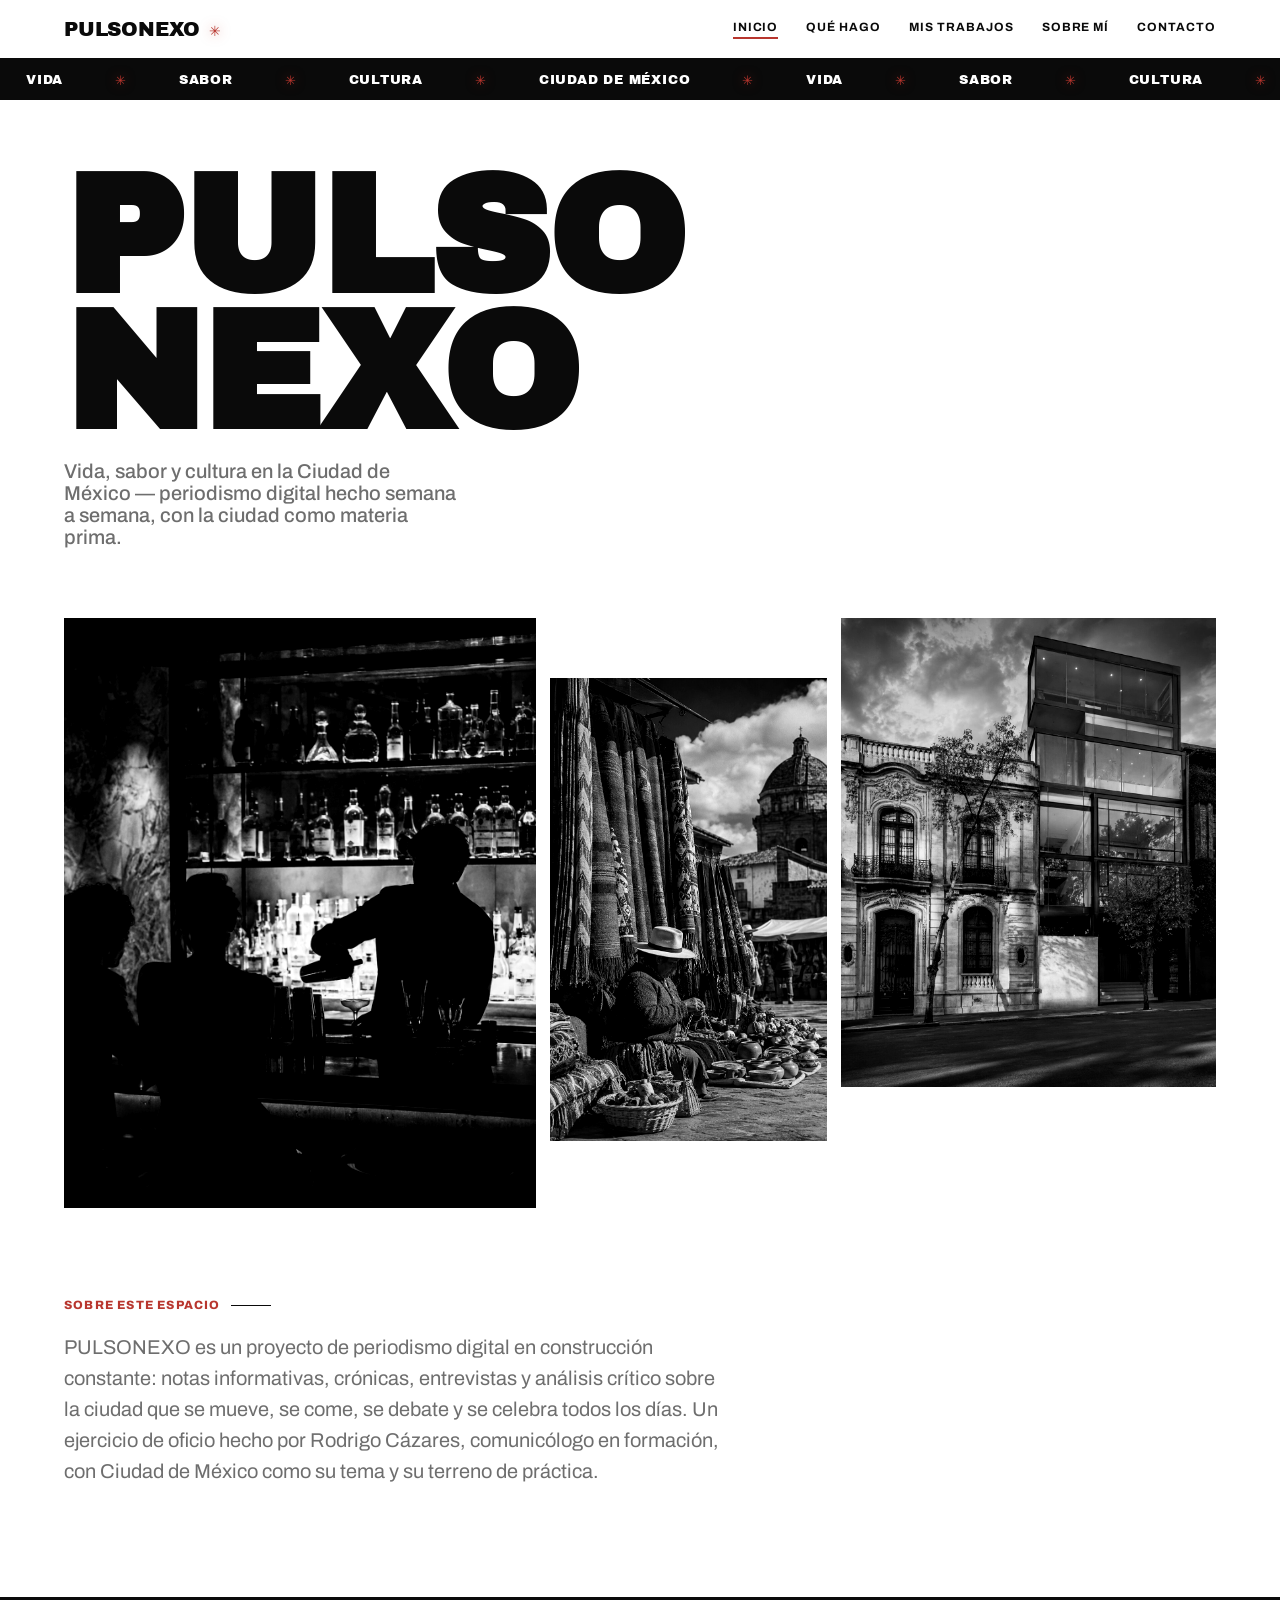
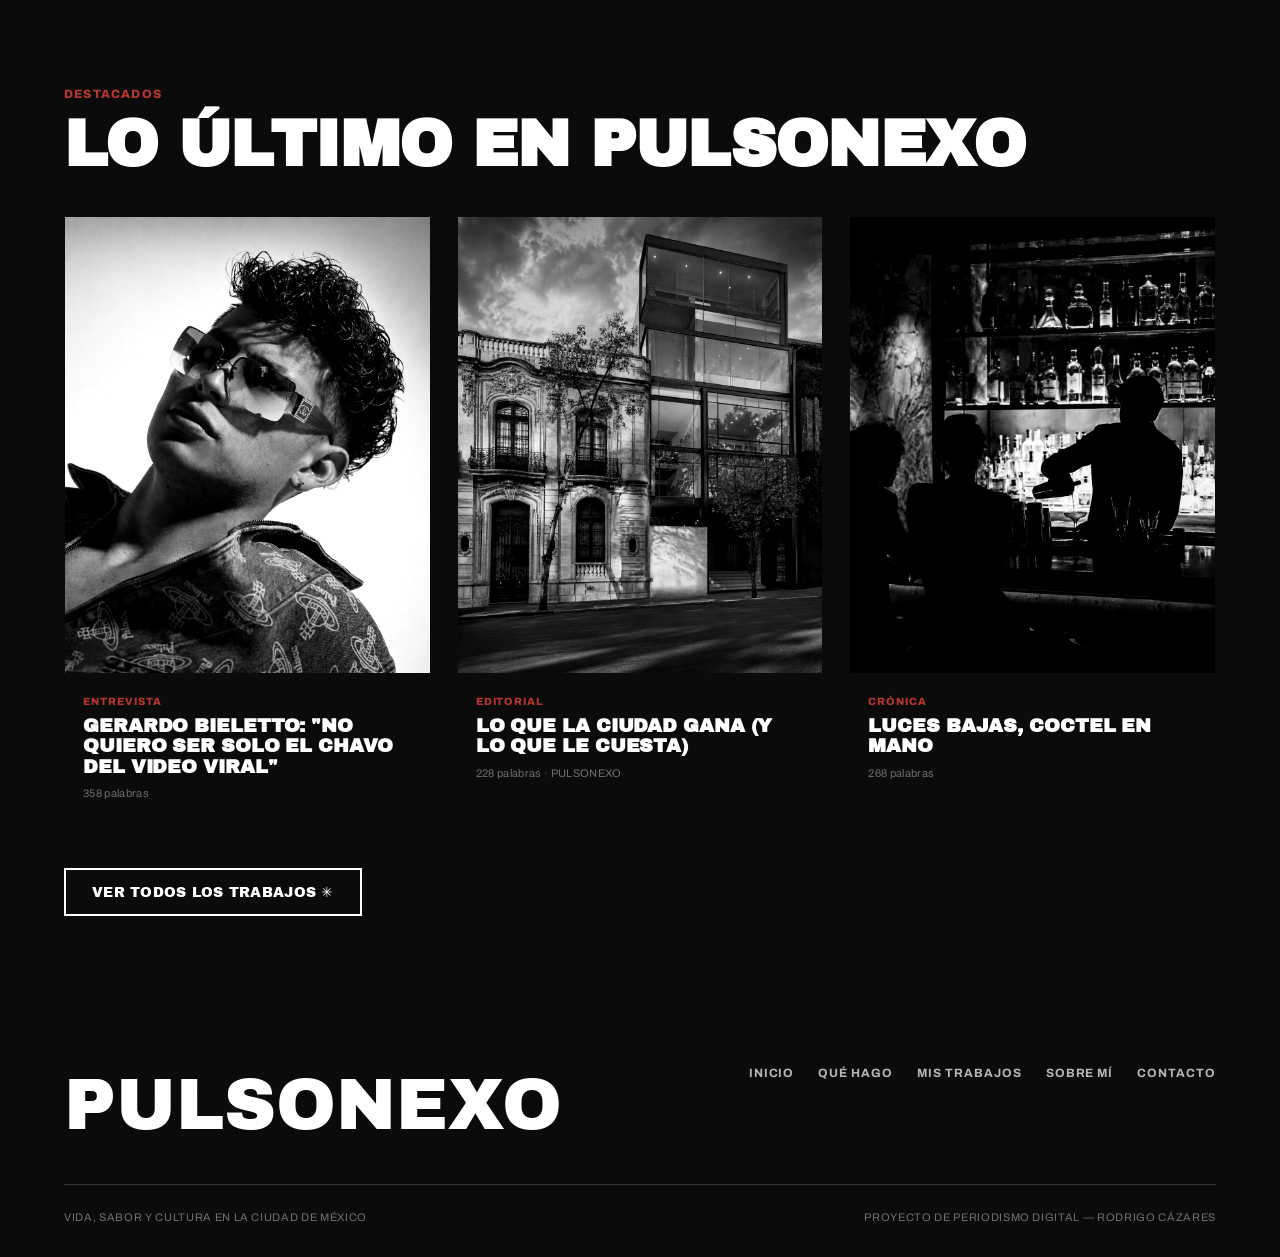
<file: index.html>
<!DOCTYPE html>
<html lang="es">
<head>
<meta charset="UTF-8">
<meta name="viewport" content="width=device-width, initial-scale=1.0">
<title>PULSONEXO — Vida, sabor y cultura en la Ciudad de México</title>
<link rel="stylesheet" href="styles.css">
</head>
<body>

<nav class="nav">
  <a href="index.html" class="logo">PULSONEXO <span class="pulse-mark">✳︎</span></a>
  <button class="nav-toggle">MENÚ</button>
  <div class="nav-links">
    <a href="index.html" class="active">Inicio</a>
    <a href="que-hago.html">Qué hago</a>
    <a href="mis-trabajos.html">Mis trabajos</a>
    <a href="sobre-mi.html">Sobre mí</a>
    <a href="contacto.html">Contacto</a>
  </div>
</nav>

<div class="marquee-wrap">
  <div class="marquee-track">
    <span>VIDA <span class="pulse-mark">✳︎</span> SABOR <span class="pulse-mark">✳︎</span> CULTURA <span class="pulse-mark">✳︎</span> CIUDAD DE MÉXICO <span class="pulse-mark">✳︎</span> VIDA <span class="pulse-mark">✳︎</span> SABOR <span class="pulse-mark">✳︎</span> CULTURA <span class="pulse-mark">✳︎</span> CIUDAD DE MÉXICO <span class="pulse-mark">✳︎</span></span>
  </div>
</div>

<header class="mega-hero">
  <h1 class="word" data-reveal>PULSO<br>NEXO</h1>
  <p class="tagline" data-reveal>Vida, sabor y cultura en la Ciudad de México — periodismo digital hecho semana a semana, con la ciudad como materia prima.</p>
</header>

<div class="mega-collage" data-reveal="scale">
  <div class="c1"><img src="images/cronica-hero.jpg" alt="Barra de coctelería, Ciudad de México"></div>
  <div class="c2"><img src="images/zocalo-hero.jpg" alt="Mercado de artesanías, Zócalo"></div>
  <div class="c3"><img src="images/editorial-hero.jpg" alt="Arquitectura antigua y moderna en Roma Norte"></div>
</div>

<section class="section">
  <div class="eyebrow" data-reveal>Sobre este espacio</div>
  <p class="lede" data-reveal>PULSONEXO es un proyecto de periodismo digital en construcción constante: notas informativas, crónicas, entrevistas y análisis crítico sobre la ciudad que se mueve, se come, se debate y se celebra todos los días. Un ejercicio de oficio hecho por Rodrigo Cázares, comunicólogo en formación, con Ciudad de México como su tema y su terreno de práctica.</p>
</section>

<section class="section dark grain">
  <div class="eyebrow" data-reveal>Destacados</div>
  <h2 class="section-title" data-reveal>Lo último en PULSONEXO</h2>
  <div class="piece-grid" style="margin-top:40px;">
    <a class="piece-card" href="entrevista-bieletto.html" data-reveal>
      <div class="img-wrap"><img src="images/entrevista-hero.jpg" alt="Gerardo Bieletto"></div>
      <div class="cap">
        <span class="tag">Entrevista</span>
        <h3>Gerardo Bieletto: "No quiero ser solo el chavo del video viral"</h3>
        <div class="meta">358 palabras</div>
      </div>
    </a>
    <a class="piece-card" href="editorial-ciudad-moda.html" data-reveal>
      <div class="img-wrap"><img src="images/editorial-hero.jpg" alt="Editorial"></div>
      <div class="cap">
        <span class="tag">Editorial</span>
        <h3>Lo que la ciudad gana (y lo que le cuesta)</h3>
        <div class="meta">228 palabras · PULSONEXO</div>
      </div>
    </a>
    <a class="piece-card" href="cronica-noche-condesa.html" data-reveal>
      <div class="img-wrap"><img src="images/cronica-hero.jpg" alt="Crónica nocturna"></div>
      <div class="cap">
        <span class="tag">Crónica</span>
        <h3>Luces bajas, coctel en mano</h3>
        <div class="meta">268 palabras</div>
      </div>
    </a>
  </div>
  <div style="margin-top:50px;" data-reveal>
    <a href="mis-trabajos.html" class="btn" style="border-color:#fff;color:#fff;">Ver todos los trabajos ✳︎</a>
  </div>
</section>

<footer class="site-footer grain">
  <div class="footer-top">
    <div class="footer-word">PULSONEXO</div>
    <div class="footer-links">
      <a href="index.html">Inicio</a>
      <a href="que-hago.html">Qué hago</a>
      <a href="mis-trabajos.html">Mis trabajos</a>
      <a href="sobre-mi.html">Sobre mí</a>
      <a href="contacto.html">Contacto</a>
    </div>
  </div>
  <div class="footer-bottom">
    <span>Vida, sabor y cultura en la Ciudad de México</span>
    <span>Proyecto de periodismo digital — Rodrigo Cázares</span>
  </div>
</footer>

<script src="script.js"></script>
</body>
</html>
</file>
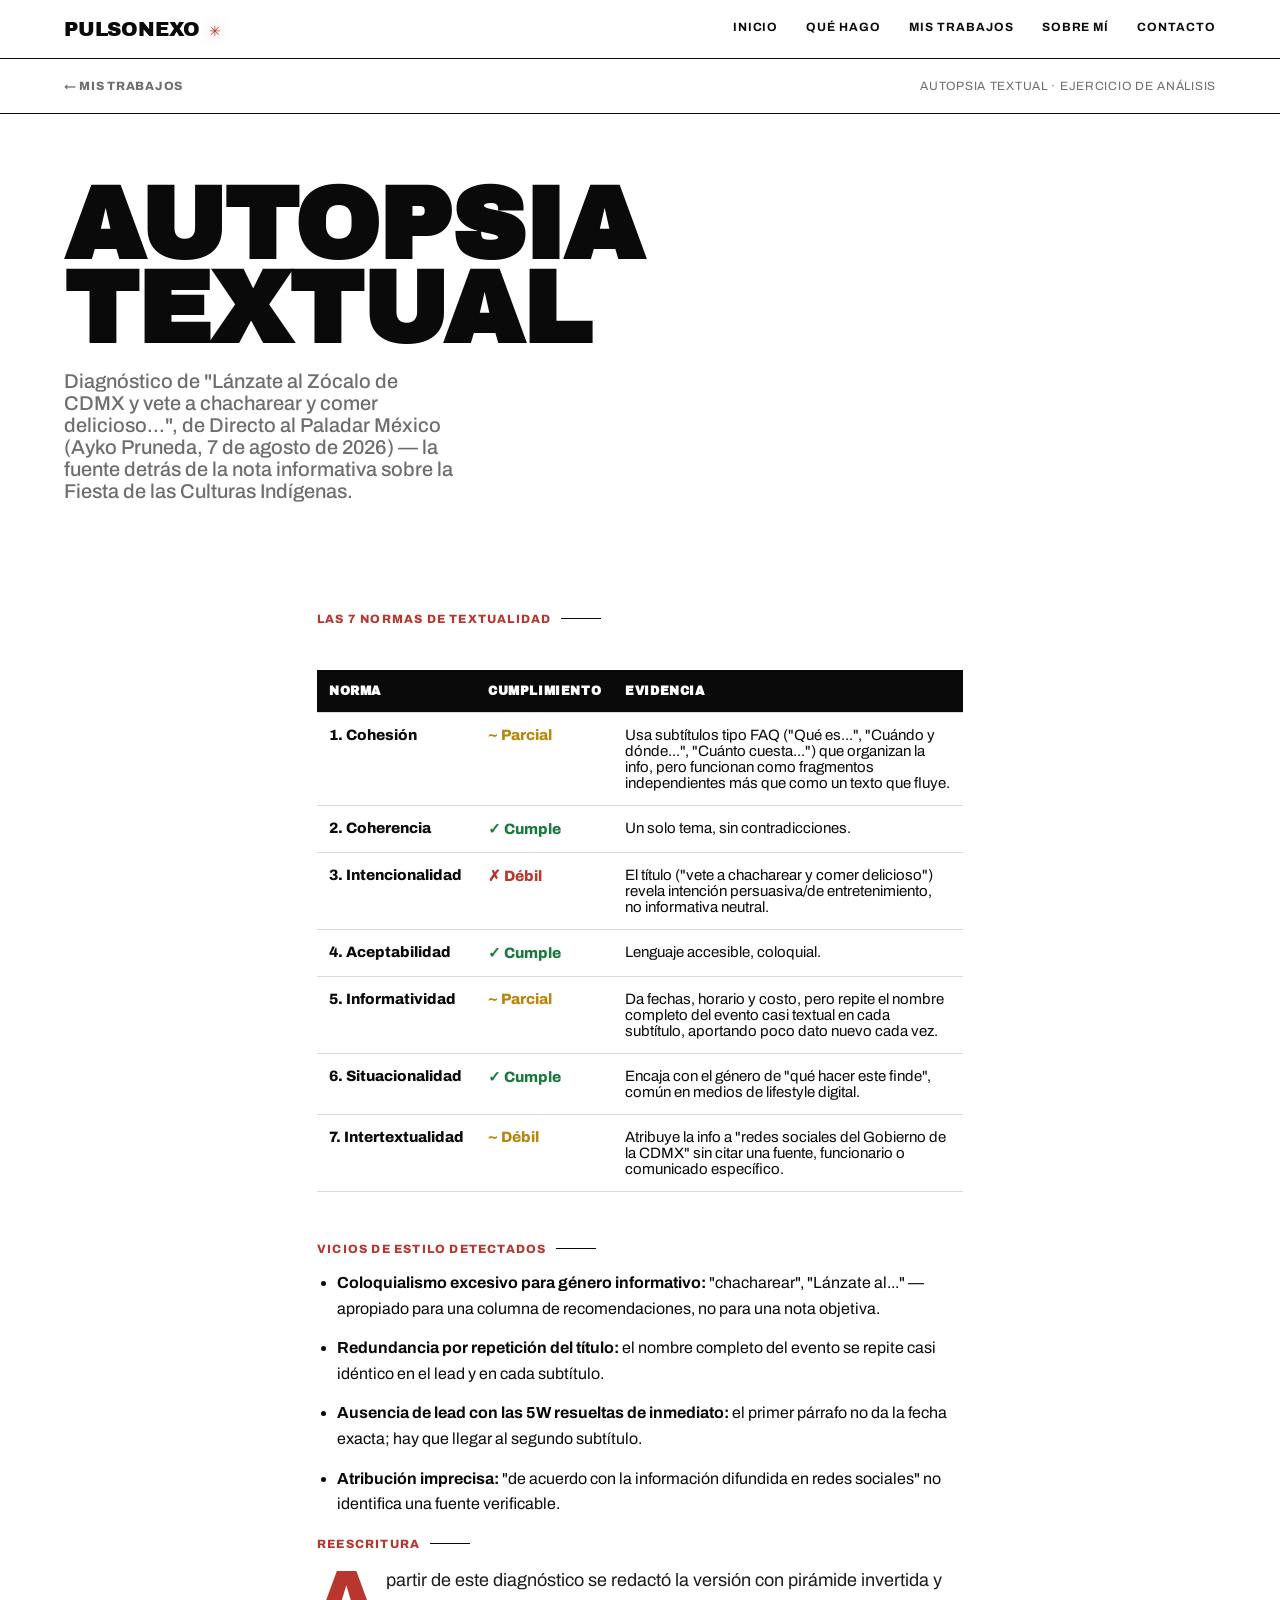
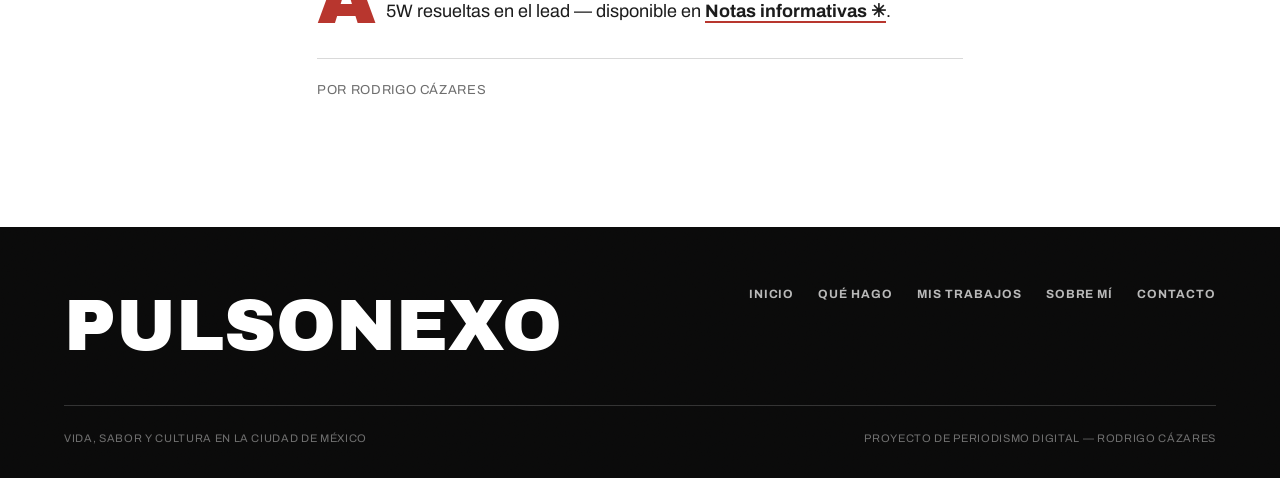
<file: autopsia.html>
<!DOCTYPE html>
<html lang="es">
<head>
<meta charset="UTF-8">
<meta name="viewport" content="width=device-width, initial-scale=1.0">
<title>Autopsia textual — PULSONEXO</title>
<link rel="stylesheet" href="styles.css">
</head>
<body>

<nav class="nav">
  <a href="index.html" class="logo">PULSONEXO <span class="pulse-mark">✳︎</span></a>
  <button class="nav-toggle">MENÚ</button>
  <div class="nav-links">
    <a href="index.html">Inicio</a>
    <a href="que-hago.html">Qué hago</a>
    <a href="mis-trabajos.html">Mis trabajos</a>
    <a href="sobre-mi.html">Sobre mí</a>
    <a href="contacto.html">Contacto</a>
  </div>
</nav>

<div class="byline-row">
  <a href="mis-trabajos.html" class="back-link">← Mis trabajos</a>
  <span>Autopsia textual · Ejercicio de análisis</span>
</div>

<header class="mega-hero">
  <h1 class="word" data-reveal style="font-size:clamp(38px,8vw,120px);">AUTOPSIA<br>TEXTUAL</h1>
  <p class="tagline" data-reveal>Diagnóstico de "Lánzate al Zócalo de CDMX y vete a chacharear y comer delicioso...", de Directo al Paladar México (Ayko Pruneda, 7 de agosto de 2026) — la fuente detrás de la nota informativa sobre la Fiesta de las Culturas Indígenas.</p>
</header>

<div class="article-body" style="max-width:86ch;">

  <div class="eyebrow" data-reveal style="margin-top:30px;">Las 7 normas de textualidad</div>

  <div data-reveal style="overflow-x:auto;">
  <table class="autopsia-table">
    <thead>
      <tr><th>Norma</th><th>Cumplimiento</th><th>Evidencia</th></tr>
    </thead>
    <tbody>
      <tr>
        <td class="norm">1. Cohesión</td>
        <td><span class="tag-warn">~ Parcial</span></td>
        <td>Usa subtítulos tipo FAQ ("Qué es...", "Cuándo y dónde...", "Cuánto cuesta...") que organizan la info, pero funcionan como fragmentos independientes más que como un texto que fluye.</td>
      </tr>
      <tr>
        <td class="norm">2. Coherencia</td>
        <td><span class="tag-check">✓ Cumple</span></td>
        <td>Un solo tema, sin contradicciones.</td>
      </tr>
      <tr>
        <td class="norm">3. Intencionalidad</td>
        <td><span class="tag-fail">✗ Débil</span></td>
        <td>El título ("vete a chacharear y comer delicioso") revela intención persuasiva/de entretenimiento, no informativa neutral.</td>
      </tr>
      <tr>
        <td class="norm">4. Aceptabilidad</td>
        <td><span class="tag-check">✓ Cumple</span></td>
        <td>Lenguaje accesible, coloquial.</td>
      </tr>
      <tr>
        <td class="norm">5. Informatividad</td>
        <td><span class="tag-warn">~ Parcial</span></td>
        <td>Da fechas, horario y costo, pero repite el nombre completo del evento casi textual en cada subtítulo, aportando poco dato nuevo cada vez.</td>
      </tr>
      <tr>
        <td class="norm">6. Situacionalidad</td>
        <td><span class="tag-check">✓ Cumple</span></td>
        <td>Encaja con el género de "qué hacer este finde", común en medios de lifestyle digital.</td>
      </tr>
      <tr>
        <td class="norm">7. Intertextualidad</td>
        <td><span class="tag-warn">~ Débil</span></td>
        <td>Atribuye la info a "redes sociales del Gobierno de la CDMX" sin citar una fuente, funcionario o comunicado específico.</td>
      </tr>
    </tbody>
  </table>
  </div>

  <div class="eyebrow" data-reveal>Vicios de estilo detectados</div>
  <ul class="vicios-list" data-reveal>
    <li><strong>Coloquialismo excesivo para género informativo:</strong> "chacharear", "Lánzate al..." — apropiado para una columna de recomendaciones, no para una nota objetiva.</li>
    <li><strong>Redundancia por repetición del título:</strong> el nombre completo del evento se repite casi idéntico en el lead y en cada subtítulo.</li>
    <li><strong>Ausencia de lead con las 5W resueltas de inmediato:</strong> el primer párrafo no da la fecha exacta; hay que llegar al segundo subtítulo.</li>
    <li><strong>Atribución imprecisa:</strong> "de acuerdo con la información difundida en redes sociales" no identifica una fuente verificable.</li>
  </ul>

  <div class="eyebrow" data-reveal style="margin-top:20px;">Reescritura</div>
  <p data-reveal>A partir de este diagnóstico se redactó la versión con pirámide invertida y 5W resueltas en el lead — disponible en <a href="nota-zocalo.html" style="border-bottom:2px solid var(--accent);font-weight:700;">Notas informativas ✳︎</a>.</p>

  <p data-reveal style="font-size:13px;letter-spacing:.05em;text-transform:uppercase;color:var(--gray-mid);border-top:1px solid var(--rule-light);padding-top:20px;margin-top:30px;">Por Rodrigo Cázares</p>
</div>

<footer class="site-footer grain">
  <div class="footer-top">
    <div class="footer-word">PULSONEXO</div>
    <div class="footer-links">
      <a href="index.html">Inicio</a>
      <a href="que-hago.html">Qué hago</a>
      <a href="mis-trabajos.html">Mis trabajos</a>
      <a href="sobre-mi.html">Sobre mí</a>
      <a href="contacto.html">Contacto</a>
    </div>
  </div>
  <div class="footer-bottom">
    <span>Vida, sabor y cultura en la Ciudad de México</span>
    <span>Proyecto de periodismo digital — Rodrigo Cázares</span>
  </div>
</footer>

<script src="script.js"></script>
</body>
</html>
</file>
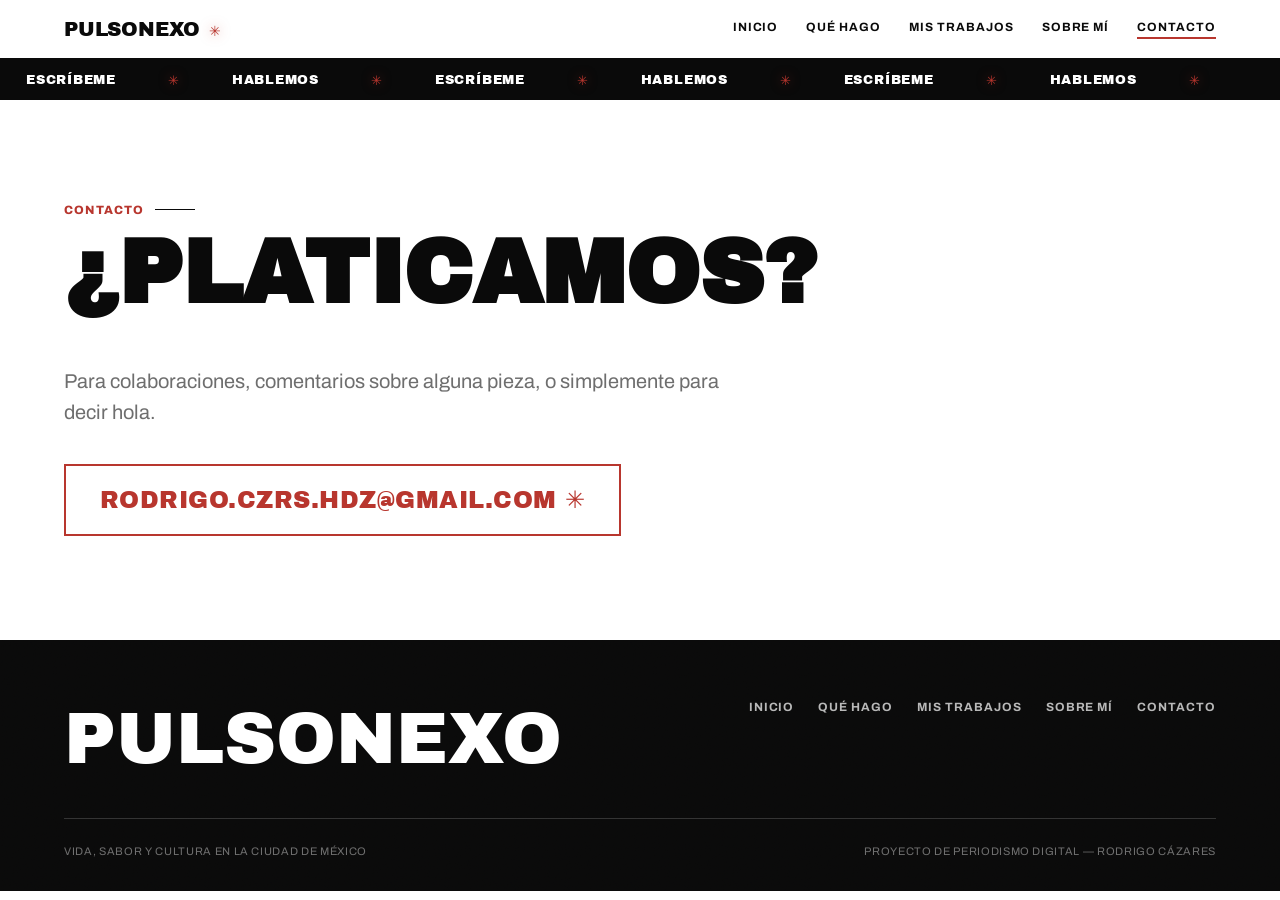
<file: contacto.html>
<!DOCTYPE html>
<html lang="es">
<head>
<meta charset="UTF-8">
<meta name="viewport" content="width=device-width, initial-scale=1.0">
<title>Contacto — PULSONEXO</title>
<link rel="stylesheet" href="styles.css">
</head>
<body>

<nav class="nav">
  <a href="index.html" class="logo">PULSONEXO <span class="pulse-mark">✳︎</span></a>
  <button class="nav-toggle">MENÚ</button>
  <div class="nav-links">
    <a href="index.html">Inicio</a>
    <a href="que-hago.html">Qué hago</a>
    <a href="mis-trabajos.html">Mis trabajos</a>
    <a href="sobre-mi.html">Sobre mí</a>
    <a href="contacto.html" class="active">Contacto</a>
  </div>
</nav>

<div class="marquee-wrap">
  <div class="marquee-track">
    <span>ESCRÍBEME <span class="pulse-mark">✳︎</span> HABLEMOS <span class="pulse-mark">✳︎</span> ESCRÍBEME <span class="pulse-mark">✳︎</span> HABLEMOS <span class="pulse-mark">✳︎</span> ESCRÍBEME <span class="pulse-mark">✳︎</span> HABLEMOS <span class="pulse-mark">✳︎</span></span>
  </div>
</div>

<section class="section" style="min-height:60vh;display:flex;flex-direction:column;justify-content:center;">
  <div class="eyebrow" data-reveal>Contacto</div>
  <h1 class="section-title" data-reveal style="font-size:clamp(34px,7vw,90px);">¿Platicamos?</h1>
  <p class="lede" data-reveal style="margin-bottom:36px;">Para colaboraciones, comentarios sobre alguna pieza, o simplemente para decir hola.</p>
  <a href="mailto:rodrigo.czrs.hdz@gmail.com" class="btn accent" data-reveal style="width:fit-content;font-size:clamp(16px,2.4vw,24px);padding:20px 34px;">
    rodrigo.czrs.hdz@gmail.com ✳︎
  </a>
</section>

<footer class="site-footer grain">
  <div class="footer-top">
    <div class="footer-word">PULSONEXO</div>
    <div class="footer-links">
      <a href="index.html">Inicio</a>
      <a href="que-hago.html">Qué hago</a>
      <a href="mis-trabajos.html">Mis trabajos</a>
      <a href="sobre-mi.html">Sobre mí</a>
      <a href="contacto.html">Contacto</a>
    </div>
  </div>
  <div class="footer-bottom">
    <span>Vida, sabor y cultura en la Ciudad de México</span>
    <span>Proyecto de periodismo digital — Rodrigo Cázares</span>
  </div>
</footer>

<script src="script.js"></script>
</body>
</html>
</file>
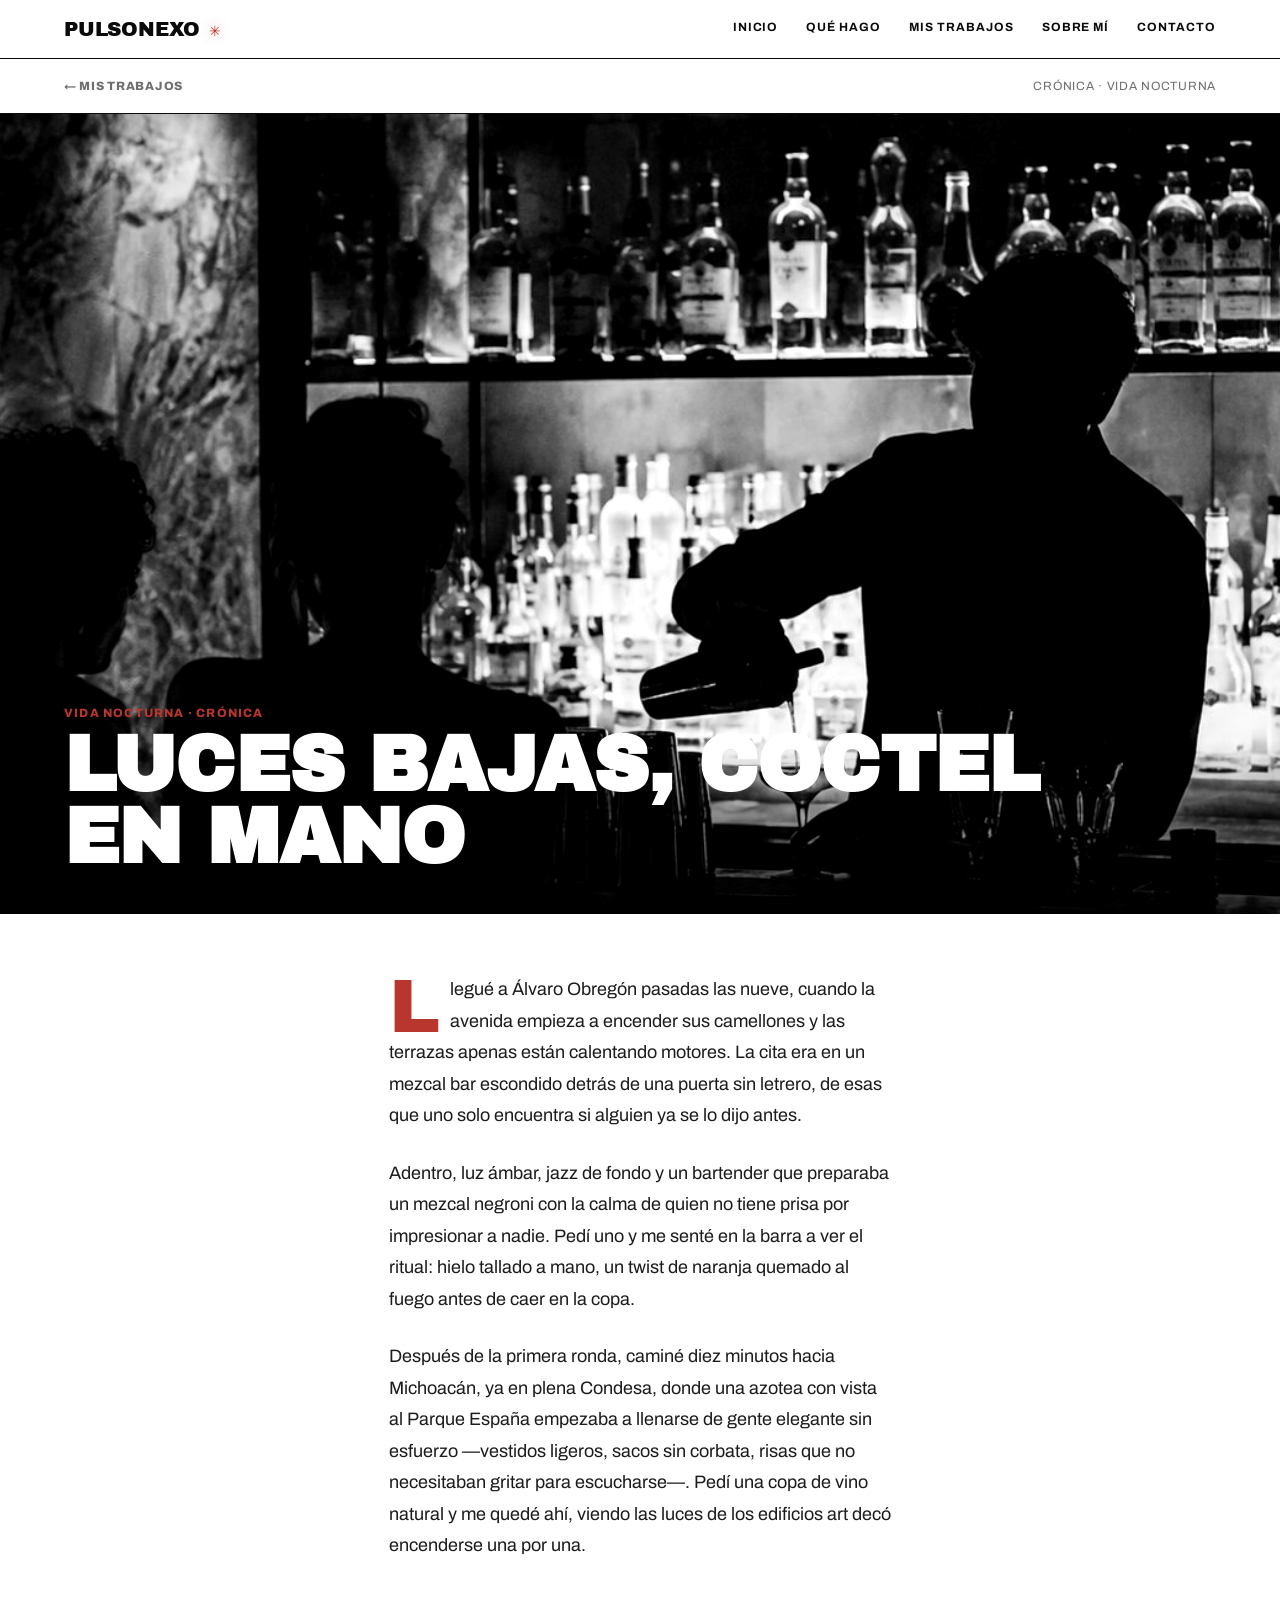
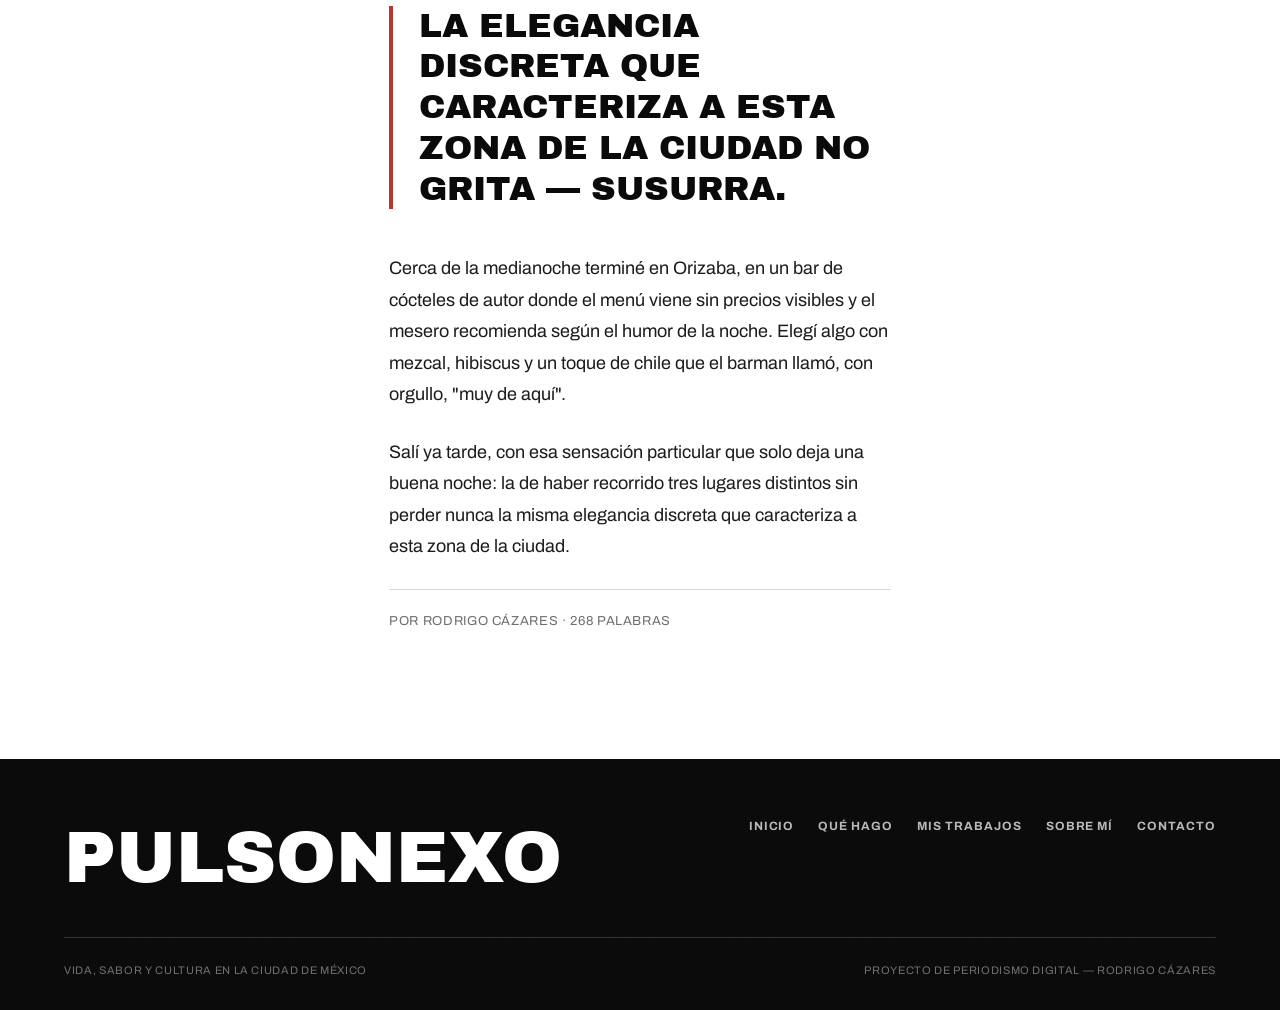
<file: cronica-noche-condesa.html>
<!DOCTYPE html>
<html lang="es">
<head>
<meta charset="UTF-8">
<meta name="viewport" content="width=device-width, initial-scale=1.0">
<title>Luces bajas, coctel en mano — PULSONEXO</title>
<link rel="stylesheet" href="styles.css">
</head>
<body>

<nav class="nav">
  <a href="index.html" class="logo">PULSONEXO <span class="pulse-mark">✳︎</span></a>
  <button class="nav-toggle">MENÚ</button>
  <div class="nav-links">
    <a href="index.html">Inicio</a>
    <a href="que-hago.html">Qué hago</a>
    <a href="mis-trabajos.html">Mis trabajos</a>
    <a href="sobre-mi.html">Sobre mí</a>
    <a href="contacto.html">Contacto</a>
  </div>
</nav>

<div class="byline-row">
  <a href="mis-trabajos.html" class="back-link">← Mis trabajos</a>
  <span>Crónica · Vida nocturna</span>
</div>

<div class="article-hero grain">
  <div class="img-frame"><img src="images/cronica-hero.jpg" alt="Bartender sirviendo un cóctel en la Condesa" data-parallax></div>
  <div class="overlay-title">
    <div class="cat">Vida nocturna · Crónica</div>
    <h1>Luces bajas, coctel en mano</h1>
  </div>
</div>

<div class="article-body">
  <p data-reveal>Llegué a Álvaro Obregón pasadas las nueve, cuando la avenida empieza a encender sus camellones y las terrazas apenas están calentando motores. La cita era en un mezcal bar escondido detrás de una puerta sin letrero, de esas que uno solo encuentra si alguien ya se lo dijo antes.</p>

  <p data-reveal>Adentro, luz ámbar, jazz de fondo y un bartender que preparaba un mezcal negroni con la calma de quien no tiene prisa por impresionar a nadie. Pedí uno y me senté en la barra a ver el ritual: hielo tallado a mano, un twist de naranja quemado al fuego antes de caer en la copa.</p>

  <p data-reveal>Después de la primera ronda, caminé diez minutos hacia Michoacán, ya en plena Condesa, donde una azotea con vista al Parque España empezaba a llenarse de gente elegante sin esfuerzo —vestidos ligeros, sacos sin corbata, risas que no necesitaban gritar para escucharse—. Pedí una copa de vino natural y me quedé ahí, viendo las luces de los edificios art decó encenderse una por una.</p>

  <blockquote data-reveal>La elegancia discreta que caracteriza a esta zona de la ciudad no grita — susurra.</blockquote>

  <p data-reveal>Cerca de la medianoche terminé en Orizaba, en un bar de cócteles de autor donde el menú viene sin precios visibles y el mesero recomienda según el humor de la noche. Elegí algo con mezcal, hibiscus y un toque de chile que el barman llamó, con orgullo, "muy de aquí".</p>

  <p data-reveal>Salí ya tarde, con esa sensación particular que solo deja una buena noche: la de haber recorrido tres lugares distintos sin perder nunca la misma elegancia discreta que caracteriza a esta zona de la ciudad.</p>

  <p data-reveal style="font-size:13px;letter-spacing:.05em;text-transform:uppercase;color:var(--gray-mid);border-top:1px solid var(--rule-light);padding-top:20px;">Por Rodrigo Cázares · 268 palabras</p>
</div>

<footer class="site-footer grain">
  <div class="footer-top">
    <div class="footer-word">PULSONEXO</div>
    <div class="footer-links">
      <a href="index.html">Inicio</a>
      <a href="que-hago.html">Qué hago</a>
      <a href="mis-trabajos.html">Mis trabajos</a>
      <a href="sobre-mi.html">Sobre mí</a>
      <a href="contacto.html">Contacto</a>
    </div>
  </div>
  <div class="footer-bottom">
    <span>Vida, sabor y cultura en la Ciudad de México</span>
    <span>Proyecto de periodismo digital — Rodrigo Cázares</span>
  </div>
</footer>

<script src="script.js"></script>
</body>
</html>
</file>
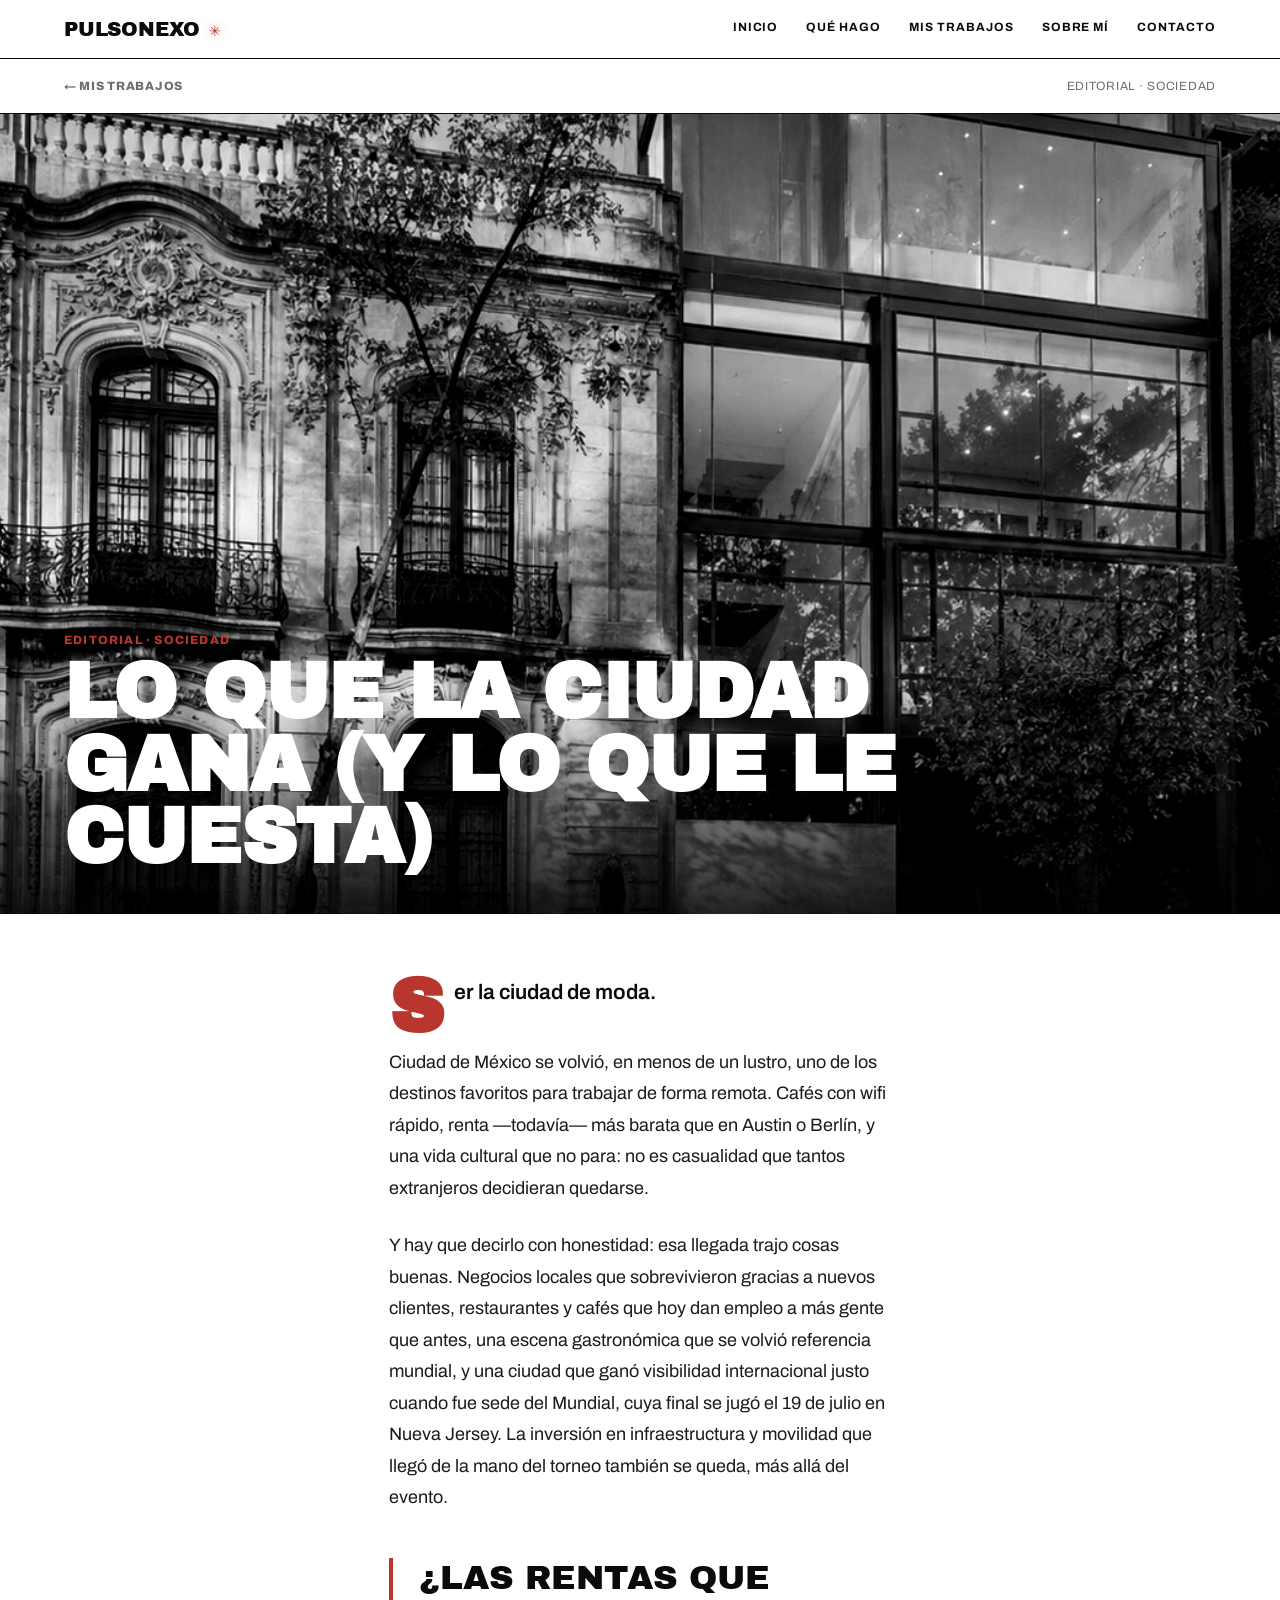
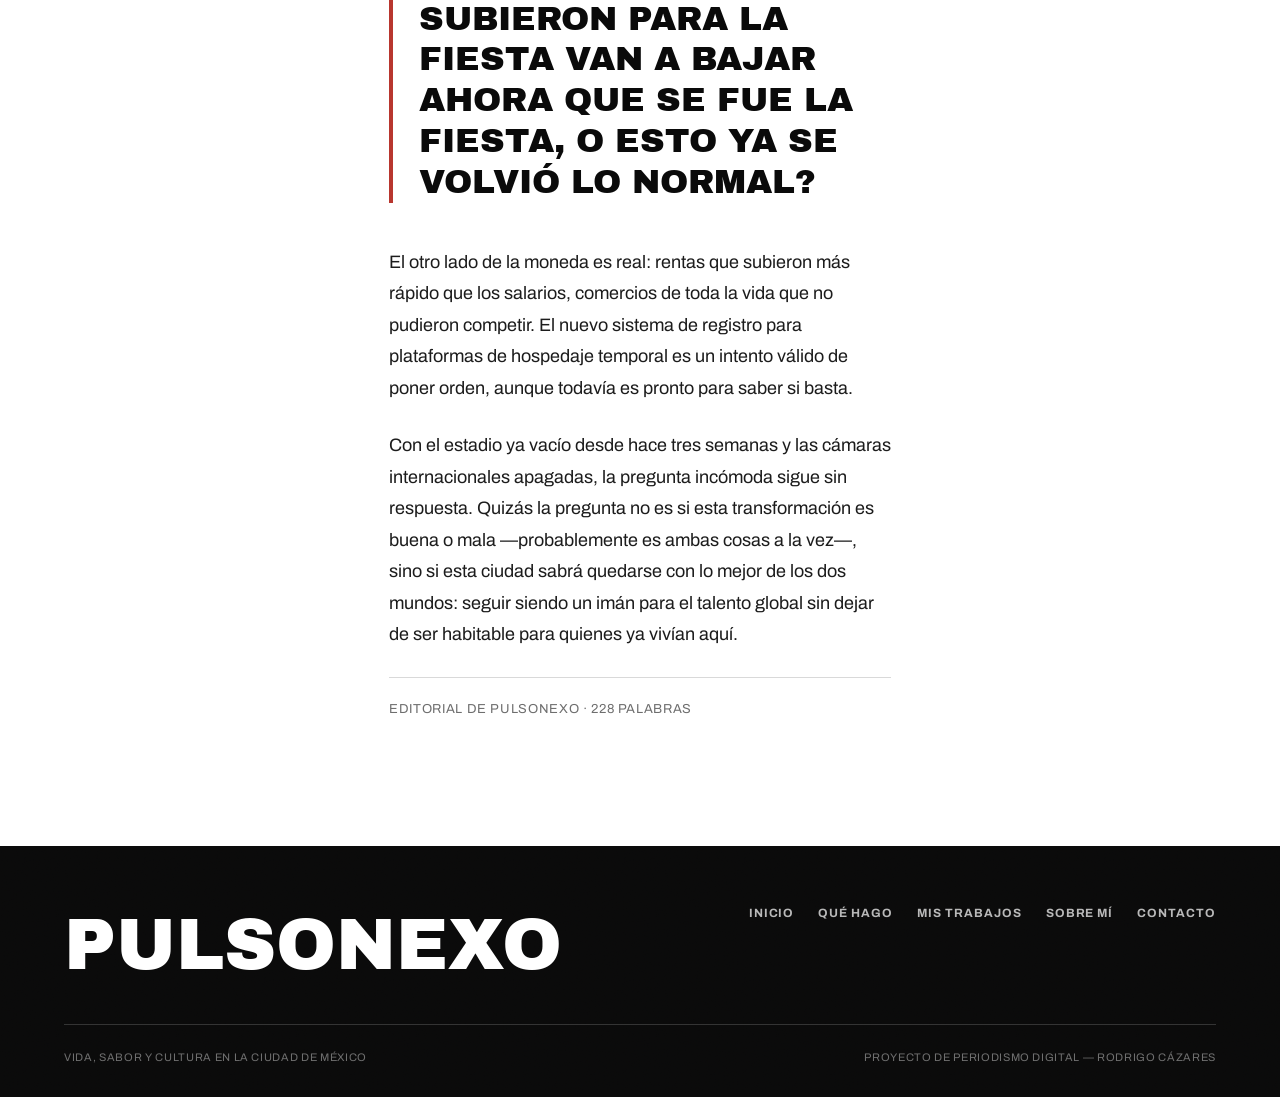
<file: editorial-ciudad-moda.html>
<!DOCTYPE html>
<html lang="es">
<head>
<meta charset="UTF-8">
<meta name="viewport" content="width=device-width, initial-scale=1.0">
<title>Lo que la ciudad gana (y lo que le cuesta) — PULSONEXO</title>
<link rel="stylesheet" href="styles.css">
</head>
<body>

<nav class="nav">
  <a href="index.html" class="logo">PULSONEXO <span class="pulse-mark">✳︎</span></a>
  <button class="nav-toggle">MENÚ</button>
  <div class="nav-links">
    <a href="index.html">Inicio</a>
    <a href="que-hago.html">Qué hago</a>
    <a href="mis-trabajos.html">Mis trabajos</a>
    <a href="sobre-mi.html">Sobre mí</a>
    <a href="contacto.html">Contacto</a>
  </div>
</nav>

<div class="byline-row">
  <a href="mis-trabajos.html" class="back-link">← Mis trabajos</a>
  <span>Editorial · Sociedad</span>
</div>

<div class="article-hero grain">
  <div class="img-frame"><img src="images/editorial-hero.jpg" alt="Arquitectura antigua y moderna en la Ciudad de México" data-parallax></div>
  <div class="overlay-title">
    <div class="cat">Editorial · Sociedad</div>
    <h1>Lo que la ciudad gana (y lo que le cuesta)</h1>
  </div>
</div>

<div class="article-body">
  <p class="dek" data-reveal>Ser la ciudad de moda.</p>

  <p data-reveal>Ciudad de México se volvió, en menos de un lustro, uno de los destinos favoritos para trabajar de forma remota. Cafés con wifi rápido, renta —todavía— más barata que en Austin o Berlín, y una vida cultural que no para: no es casualidad que tantos extranjeros decidieran quedarse.</p>

  <p data-reveal>Y hay que decirlo con honestidad: esa llegada trajo cosas buenas. Negocios locales que sobrevivieron gracias a nuevos clientes, restaurantes y cafés que hoy dan empleo a más gente que antes, una escena gastronómica que se volvió referencia mundial, y una ciudad que ganó visibilidad internacional justo cuando fue sede del Mundial, cuya final se jugó el 19 de julio en Nueva Jersey. La inversión en infraestructura y movilidad que llegó de la mano del torneo también se queda, más allá del evento.</p>

  <blockquote data-reveal>¿Las rentas que subieron para la fiesta van a bajar ahora que se fue la fiesta, o esto ya se volvió lo normal?</blockquote>

  <p data-reveal>El otro lado de la moneda es real: rentas que subieron más rápido que los salarios, comercios de toda la vida que no pudieron competir. El nuevo sistema de registro para plataformas de hospedaje temporal es un intento válido de poner orden, aunque todavía es pronto para saber si basta.</p>

  <p data-reveal>Con el estadio ya vacío desde hace tres semanas y las cámaras internacionales apagadas, la pregunta incómoda sigue sin respuesta. Quizás la pregunta no es si esta transformación es buena o mala —probablemente es ambas cosas a la vez—, sino si esta ciudad sabrá quedarse con lo mejor de los dos mundos: seguir siendo un imán para el talento global sin dejar de ser habitable para quienes ya vivían aquí.</p>

  <p data-reveal style="font-size:13px;letter-spacing:.05em;text-transform:uppercase;color:var(--gray-mid);border-top:1px solid var(--rule-light);padding-top:20px;">Editorial de PULSONEXO · 228 palabras</p>
</div>

<footer class="site-footer grain">
  <div class="footer-top">
    <div class="footer-word">PULSONEXO</div>
    <div class="footer-links">
      <a href="index.html">Inicio</a>
      <a href="que-hago.html">Qué hago</a>
      <a href="mis-trabajos.html">Mis trabajos</a>
      <a href="sobre-mi.html">Sobre mí</a>
      <a href="contacto.html">Contacto</a>
    </div>
  </div>
  <div class="footer-bottom">
    <span>Vida, sabor y cultura en la Ciudad de México</span>
    <span>Proyecto de periodismo digital — Rodrigo Cázares</span>
  </div>
</footer>

<script src="script.js"></script>
</body>
</html>
</file>
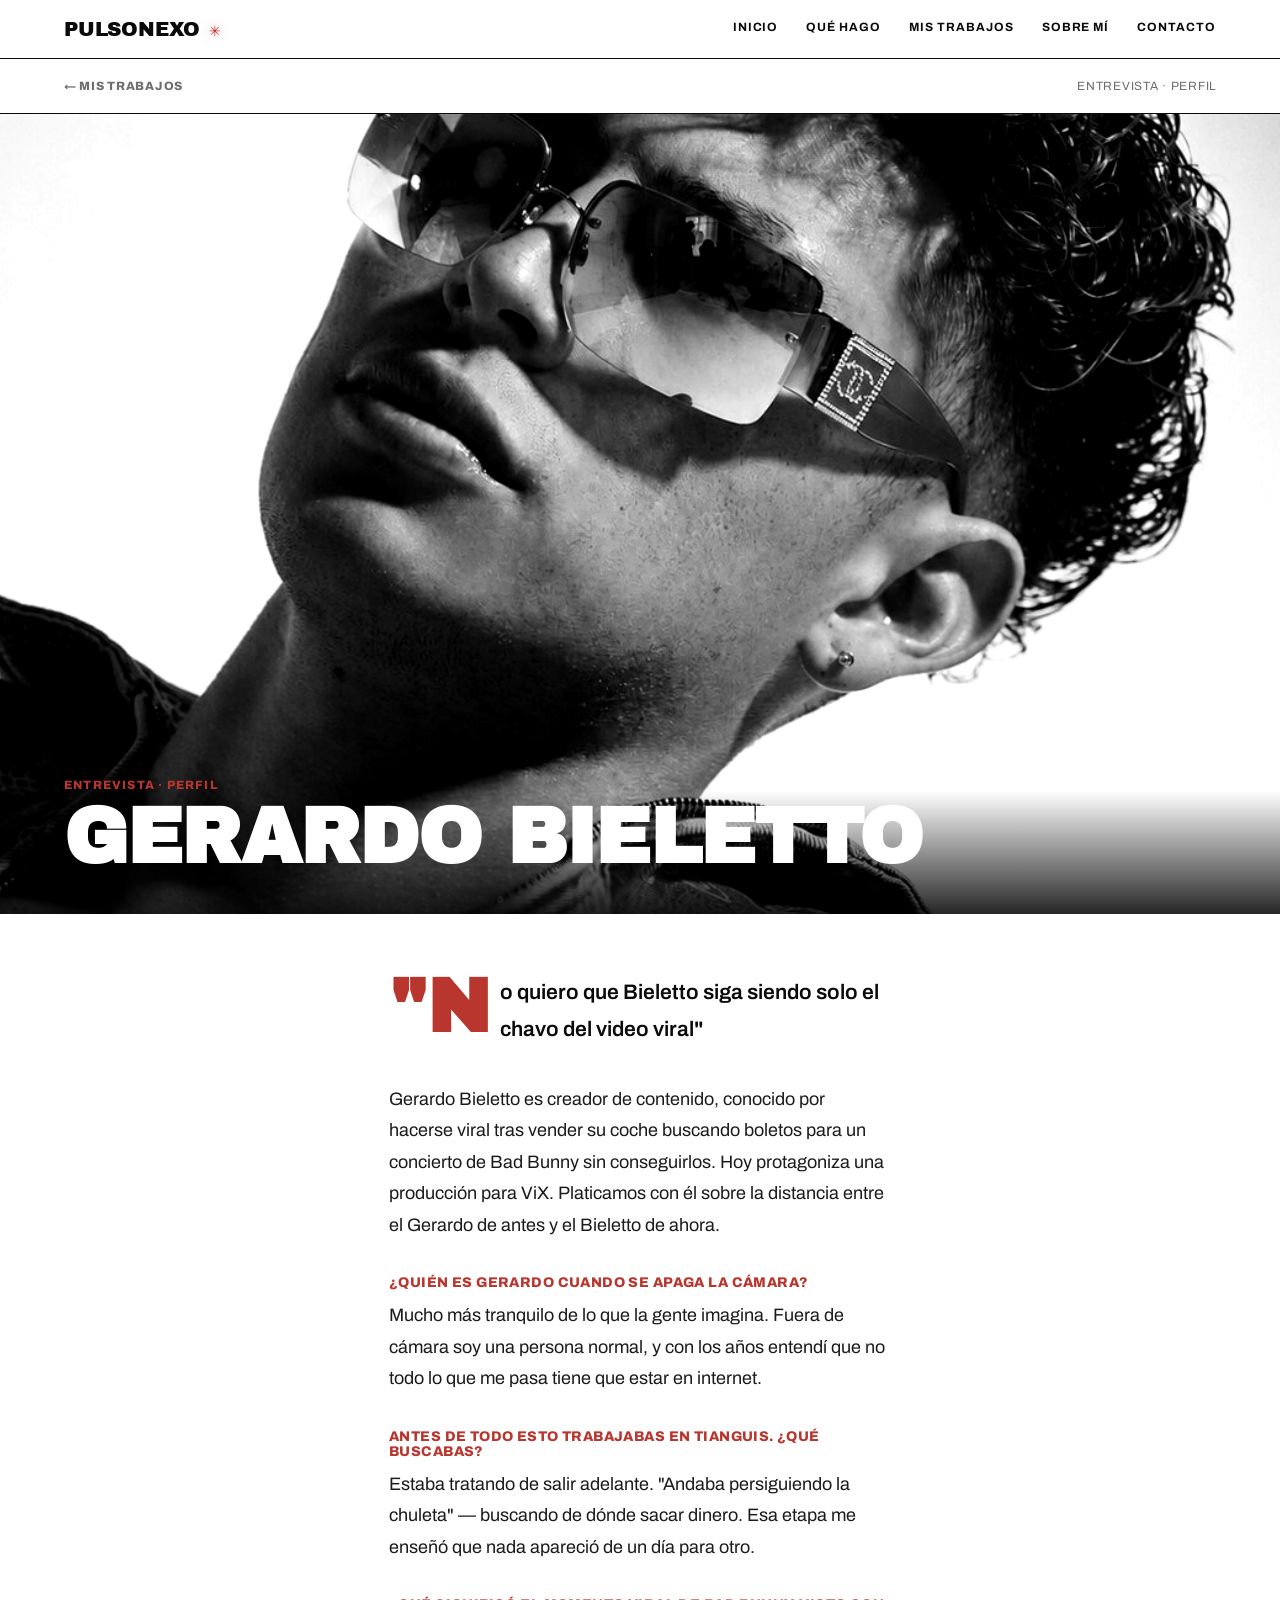
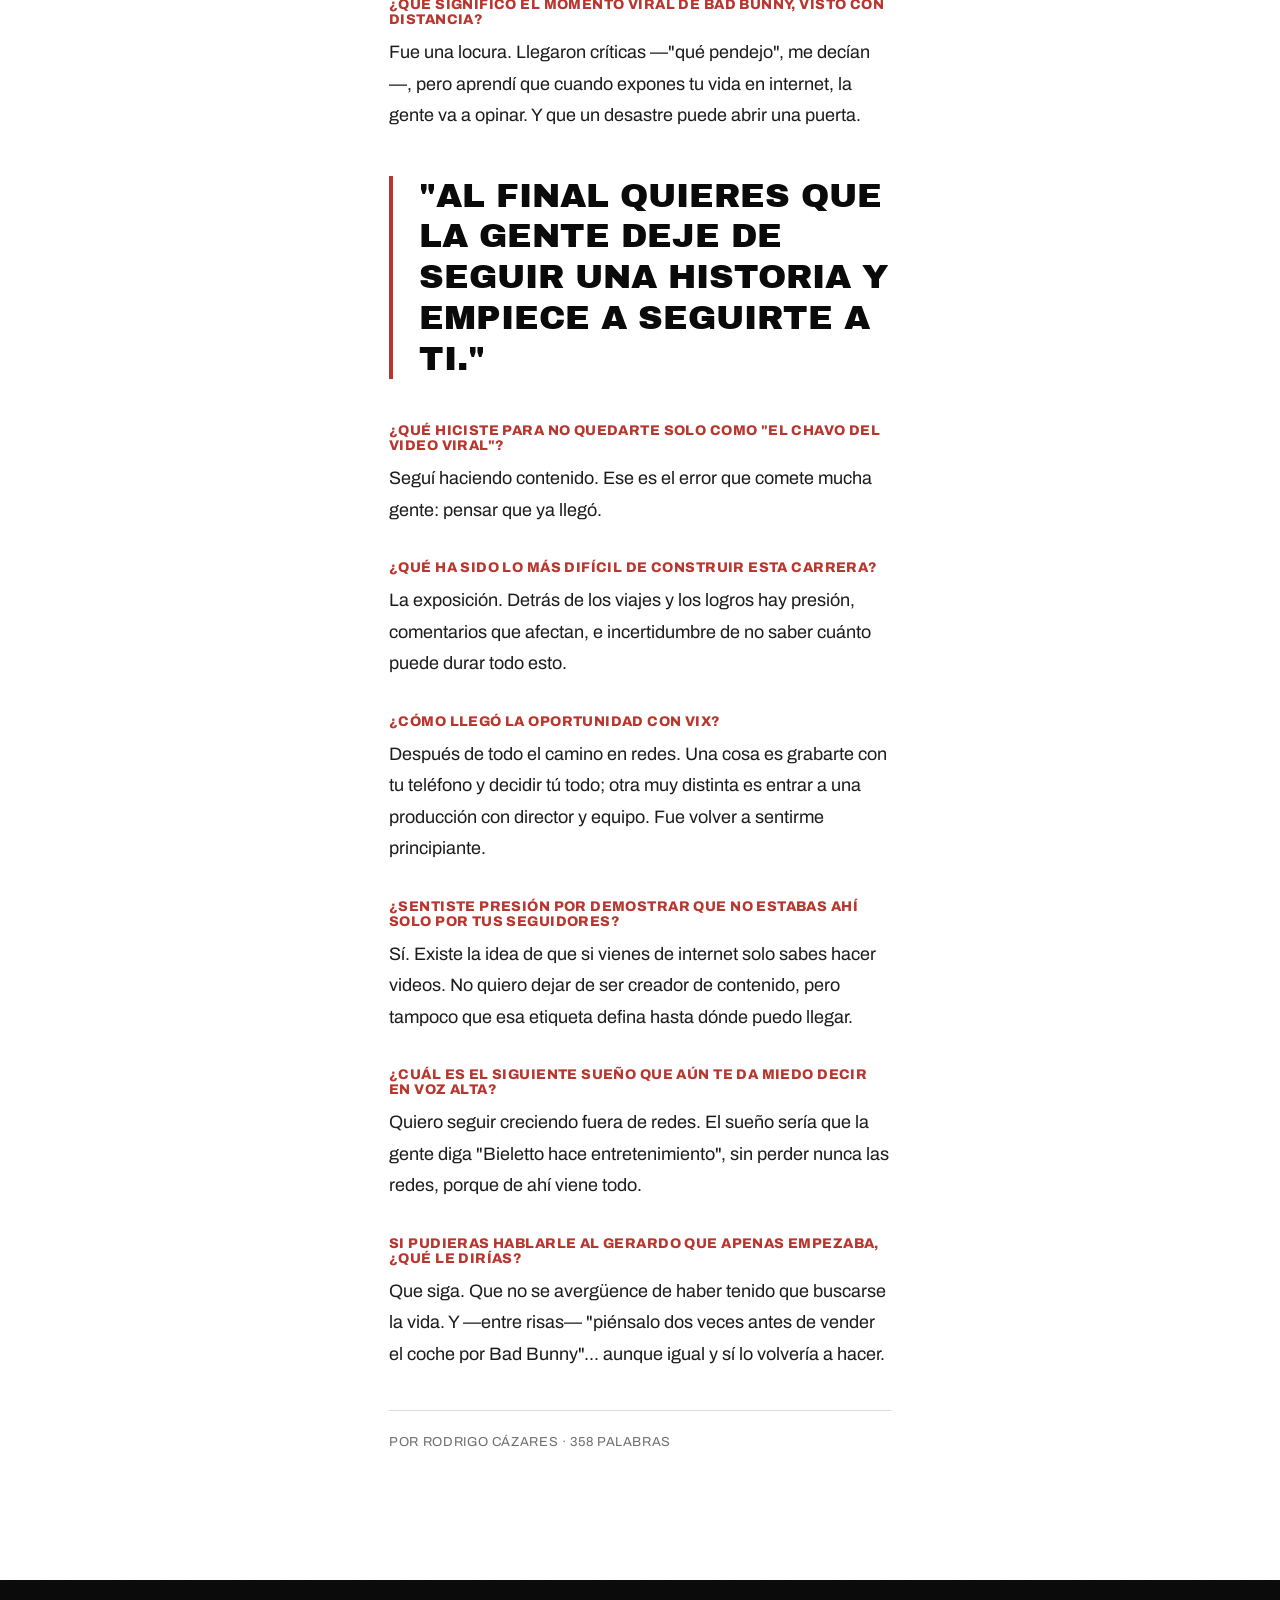
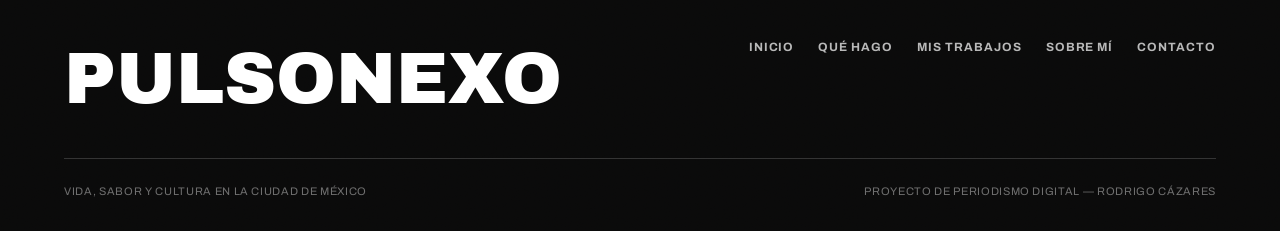
<file: entrevista-bieletto.html>
<!DOCTYPE html>
<html lang="es">
<head>
<meta charset="UTF-8">
<meta name="viewport" content="width=device-width, initial-scale=1.0">
<title>Gerardo Bieletto — PULSONEXO</title>
<link rel="stylesheet" href="styles.css">
</head>
<body>

<nav class="nav">
  <a href="index.html" class="logo">PULSONEXO <span class="pulse-mark">✳︎</span></a>
  <button class="nav-toggle">MENÚ</button>
  <div class="nav-links">
    <a href="index.html">Inicio</a>
    <a href="que-hago.html">Qué hago</a>
    <a href="mis-trabajos.html">Mis trabajos</a>
    <a href="sobre-mi.html">Sobre mí</a>
    <a href="contacto.html">Contacto</a>
  </div>
</nav>

<div class="byline-row">
  <a href="mis-trabajos.html" class="back-link">← Mis trabajos</a>
  <span>Entrevista · Perfil</span>
</div>

<div class="article-hero grain">
  <div class="img-frame"><img src="images/entrevista-hero.jpg" alt="Retrato de Gerardo Bieletto" data-parallax></div>
  <div class="overlay-title">
    <div class="cat">Entrevista · Perfil</div>
    <h1>Gerardo Bieletto</h1>
  </div>
</div>

<div class="article-body">
  <p class="dek" data-reveal>"No quiero que Bieletto siga siendo solo el chavo del video viral"</p>

  <p data-reveal>Gerardo Bieletto es creador de contenido, conocido por hacerse viral tras vender su coche buscando boletos para un concierto de Bad Bunny sin conseguirlos. Hoy protagoniza una producción para ViX. Platicamos con él sobre la distancia entre el Gerardo de antes y el Bieletto de ahora.</p>

  <div class="q" data-reveal>¿Quién es Gerardo cuando se apaga la cámara?</div>
  <p class="a" data-reveal>Mucho más tranquilo de lo que la gente imagina. Fuera de cámara soy una persona normal, y con los años entendí que no todo lo que me pasa tiene que estar en internet.</p>

  <div class="q" data-reveal>Antes de todo esto trabajabas en tianguis. ¿Qué buscabas?</div>
  <p class="a" data-reveal>Estaba tratando de salir adelante. "Andaba persiguiendo la chuleta" — buscando de dónde sacar dinero. Esa etapa me enseñó que nada apareció de un día para otro.</p>

  <div class="q" data-reveal>¿Qué significó el momento viral de Bad Bunny, visto con distancia?</div>
  <p class="a" data-reveal>Fue una locura. Llegaron críticas —"qué pendejo", me decían—, pero aprendí que cuando expones tu vida en internet, la gente va a opinar. Y que un desastre puede abrir una puerta.</p>

  <blockquote data-reveal>"Al final quieres que la gente deje de seguir una historia y empiece a seguirte a ti."</blockquote>

  <div class="q" data-reveal>¿Qué hiciste para no quedarte solo como "el chavo del video viral"?</div>
  <p class="a" data-reveal>Seguí haciendo contenido. Ese es el error que comete mucha gente: pensar que ya llegó.</p>

  <div class="q" data-reveal>¿Qué ha sido lo más difícil de construir esta carrera?</div>
  <p class="a" data-reveal>La exposición. Detrás de los viajes y los logros hay presión, comentarios que afectan, e incertidumbre de no saber cuánto puede durar todo esto.</p>

  <div class="q" data-reveal>¿Cómo llegó la oportunidad con ViX?</div>
  <p class="a" data-reveal>Después de todo el camino en redes. Una cosa es grabarte con tu teléfono y decidir tú todo; otra muy distinta es entrar a una producción con director y equipo. Fue volver a sentirme principiante.</p>

  <div class="q" data-reveal>¿Sentiste presión por demostrar que no estabas ahí solo por tus seguidores?</div>
  <p class="a" data-reveal>Sí. Existe la idea de que si vienes de internet solo sabes hacer videos. No quiero dejar de ser creador de contenido, pero tampoco que esa etiqueta defina hasta dónde puedo llegar.</p>

  <div class="q" data-reveal>¿Cuál es el siguiente sueño que aún te da miedo decir en voz alta?</div>
  <p class="a" data-reveal>Quiero seguir creciendo fuera de redes. El sueño sería que la gente diga "Bieletto hace entretenimiento", sin perder nunca las redes, porque de ahí viene todo.</p>

  <div class="q" data-reveal>Si pudieras hablarle al Gerardo que apenas empezaba, ¿qué le dirías?</div>
  <p class="a" data-reveal>Que siga. Que no se avergüence de haber tenido que buscarse la vida. Y —entre risas— "piénsalo dos veces antes de vender el coche por Bad Bunny"... aunque igual y sí lo volvería a hacer.</p>

  <p data-reveal style="font-size:13px;letter-spacing:.05em;text-transform:uppercase;color:var(--gray-mid);border-top:1px solid var(--rule-light);padding-top:20px;margin-top:40px;">Por Rodrigo Cázares · 358 palabras</p>
</div>

<footer class="site-footer grain">
  <div class="footer-top">
    <div class="footer-word">PULSONEXO</div>
    <div class="footer-links">
      <a href="index.html">Inicio</a>
      <a href="que-hago.html">Qué hago</a>
      <a href="mis-trabajos.html">Mis trabajos</a>
      <a href="sobre-mi.html">Sobre mí</a>
      <a href="contacto.html">Contacto</a>
    </div>
  </div>
  <div class="footer-bottom">
    <span>Vida, sabor y cultura en la Ciudad de México</span>
    <span>Proyecto de periodismo digital — Rodrigo Cázares</span>
  </div>
</footer>

<script src="script.js"></script>
</body>
</html>
</file>
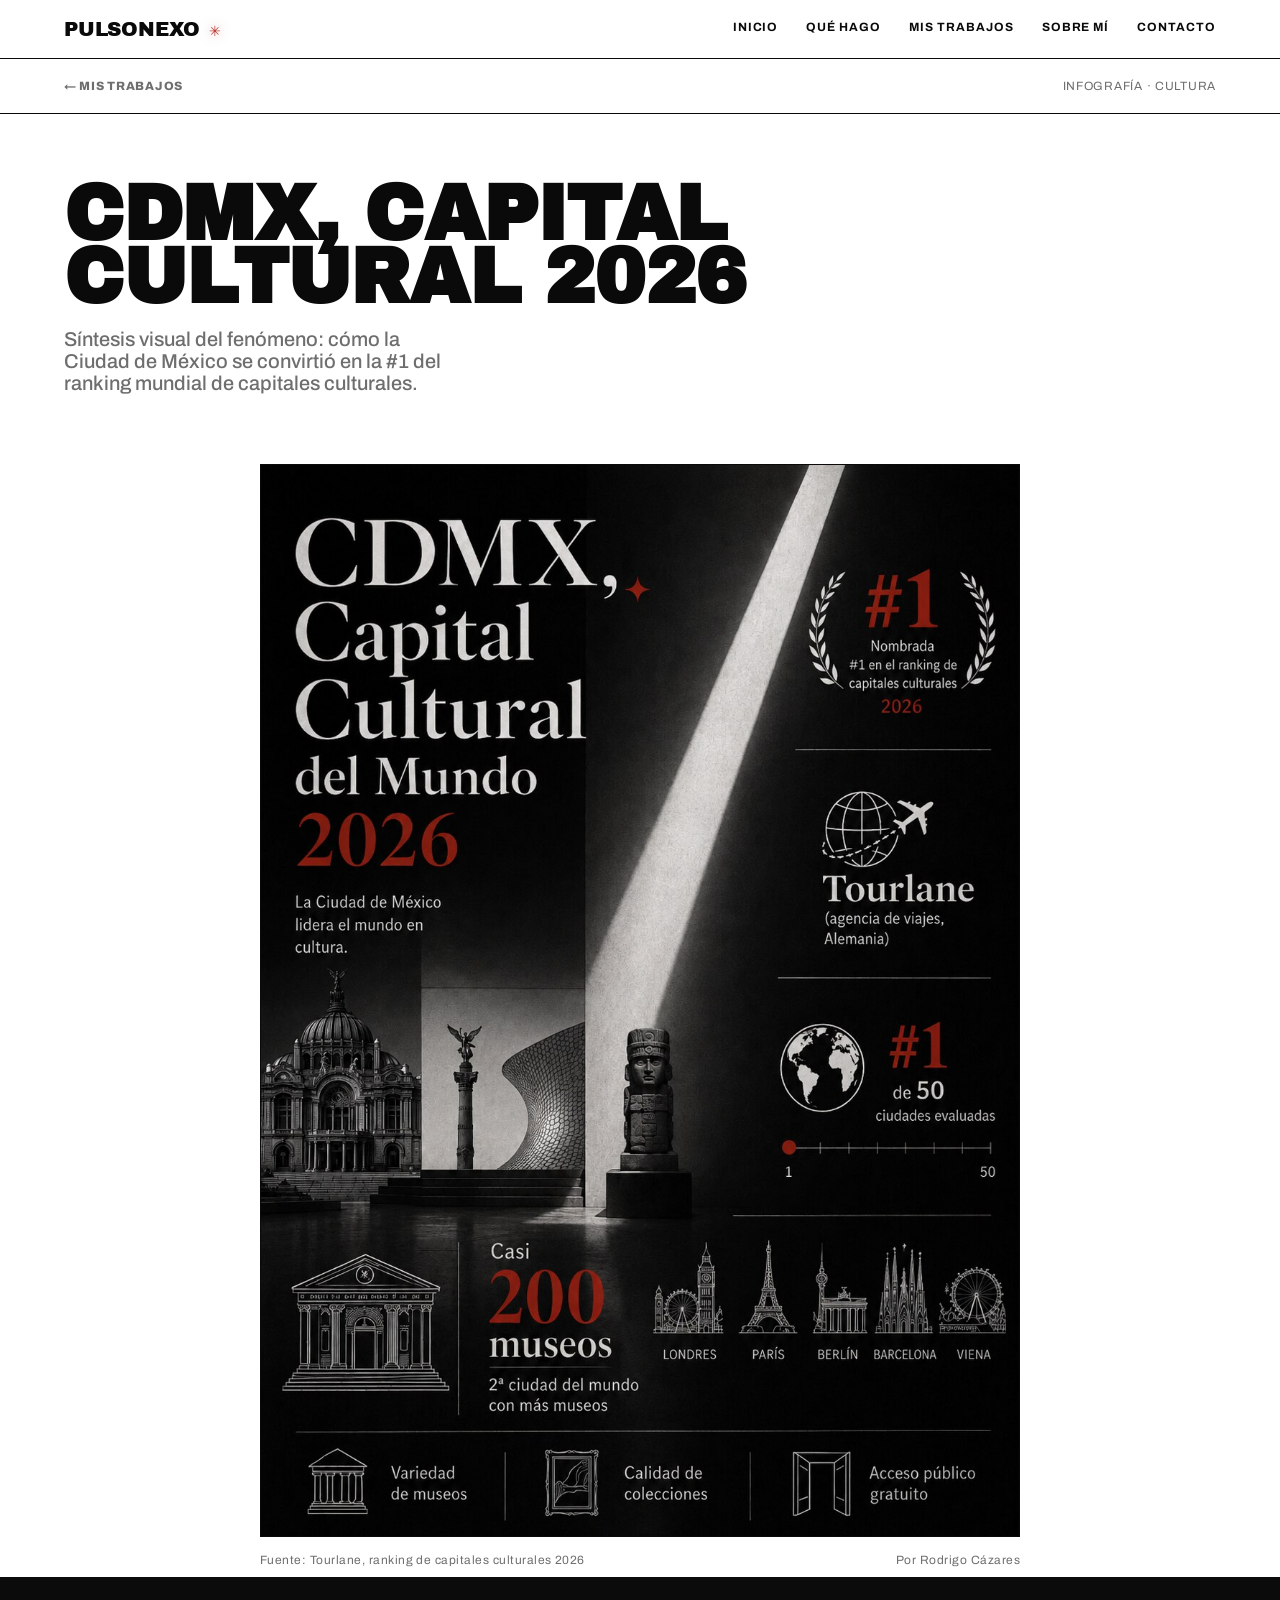
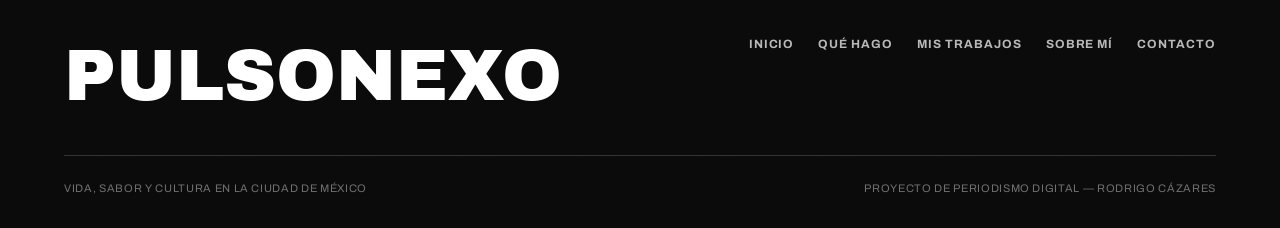
<file: infografia-capital-cultural.html>
<!DOCTYPE html>
<html lang="es">
<head>
<meta charset="UTF-8">
<meta name="viewport" content="width=device-width, initial-scale=1.0">
<title>CDMX, Capital Cultural del Mundo 2026 — PULSONEXO</title>
<link rel="stylesheet" href="styles.css">
</head>
<body>

<nav class="nav">
  <a href="index.html" class="logo">PULSONEXO <span class="pulse-mark">✳︎</span></a>
  <button class="nav-toggle">MENÚ</button>
  <div class="nav-links">
    <a href="index.html">Inicio</a>
    <a href="que-hago.html">Qué hago</a>
    <a href="mis-trabajos.html">Mis trabajos</a>
    <a href="sobre-mi.html">Sobre mí</a>
    <a href="contacto.html">Contacto</a>
  </div>
</nav>

<div class="byline-row">
  <a href="mis-trabajos.html" class="back-link">← Mis trabajos</a>
  <span>Infografía · Cultura</span>
</div>

<header class="mega-hero" style="padding-bottom:0;">
  <h1 class="word" data-reveal style="font-size:clamp(34px,6vw,90px);">CDMX, CAPITAL<br>CULTURAL 2026</h1>
  <p class="tagline" data-reveal>Síntesis visual del fenómeno: cómo la Ciudad de México se convirtió en la #1 del ranking mundial de capitales culturales.</p>
</header>

<div class="info-framed" data-reveal="scale">
  <div class="frame">
    <img src="images/infografia-completa.jpg" alt="Infografía: CDMX, Capital Cultural del Mundo 2026. La ciudad fue nombrada #1 en el ranking de capitales culturales de Tourlane, agencia de viajes alemana, entre 50 ciudades evaluadas. Cuenta con casi 200 museos, la segunda cifra más alta del mundo, superando a Londres, París, Berlín, Barcelona y Viena. Los criterios evaluados fueron variedad de museos, calidad de colecciones y acceso público gratuito.">
  </div>
  <div class="caption">
    <span>Fuente: Tourlane, ranking de capitales culturales 2026</span>
    <span>Por Rodrigo Cázares</span>
  </div>
</div>

<footer class="site-footer grain">
  <div class="footer-top">
    <div class="footer-word">PULSONEXO</div>
    <div class="footer-links">
      <a href="index.html">Inicio</a>
      <a href="que-hago.html">Qué hago</a>
      <a href="mis-trabajos.html">Mis trabajos</a>
      <a href="sobre-mi.html">Sobre mí</a>
      <a href="contacto.html">Contacto</a>
    </div>
  </div>
  <div class="footer-bottom">
    <span>Vida, sabor y cultura en la Ciudad de México</span>
    <span>Proyecto de periodismo digital — Rodrigo Cázares</span>
  </div>
</footer>

<script src="script.js"></script>
</body>
</html>
</file>
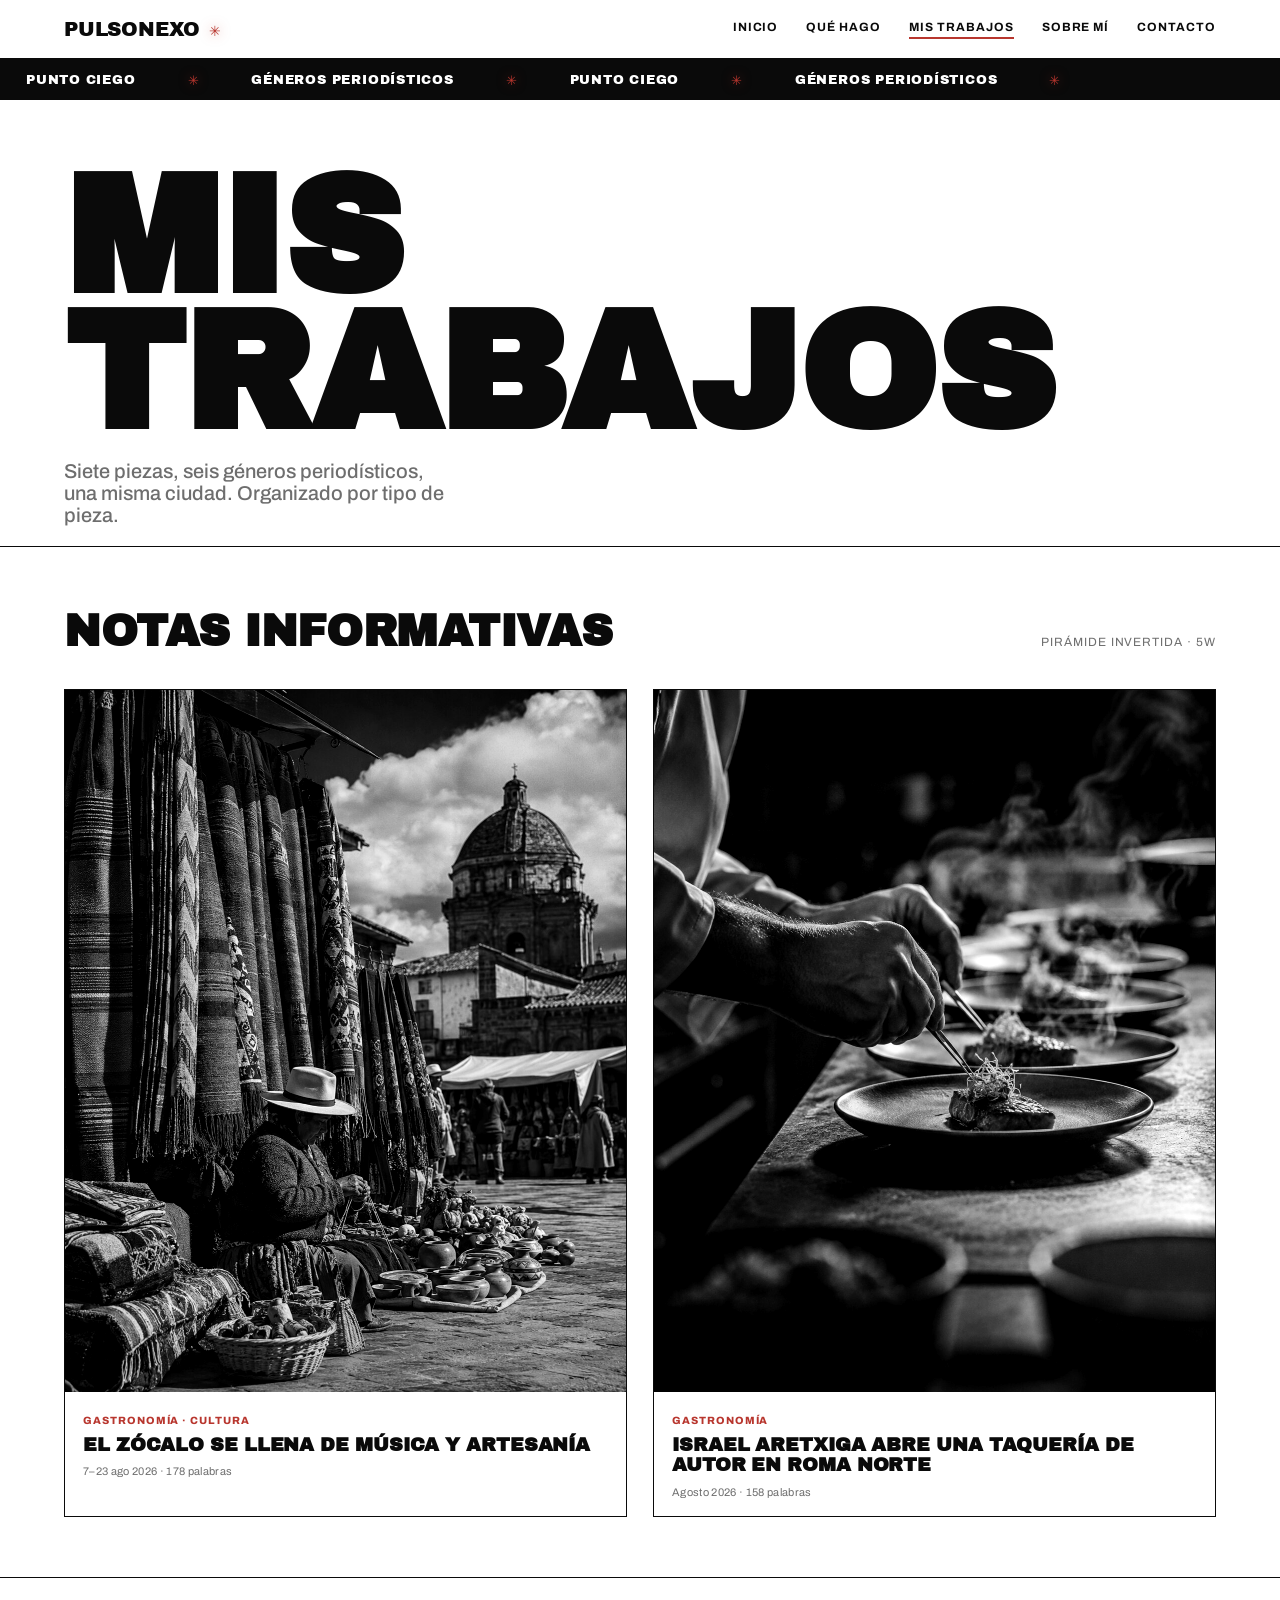
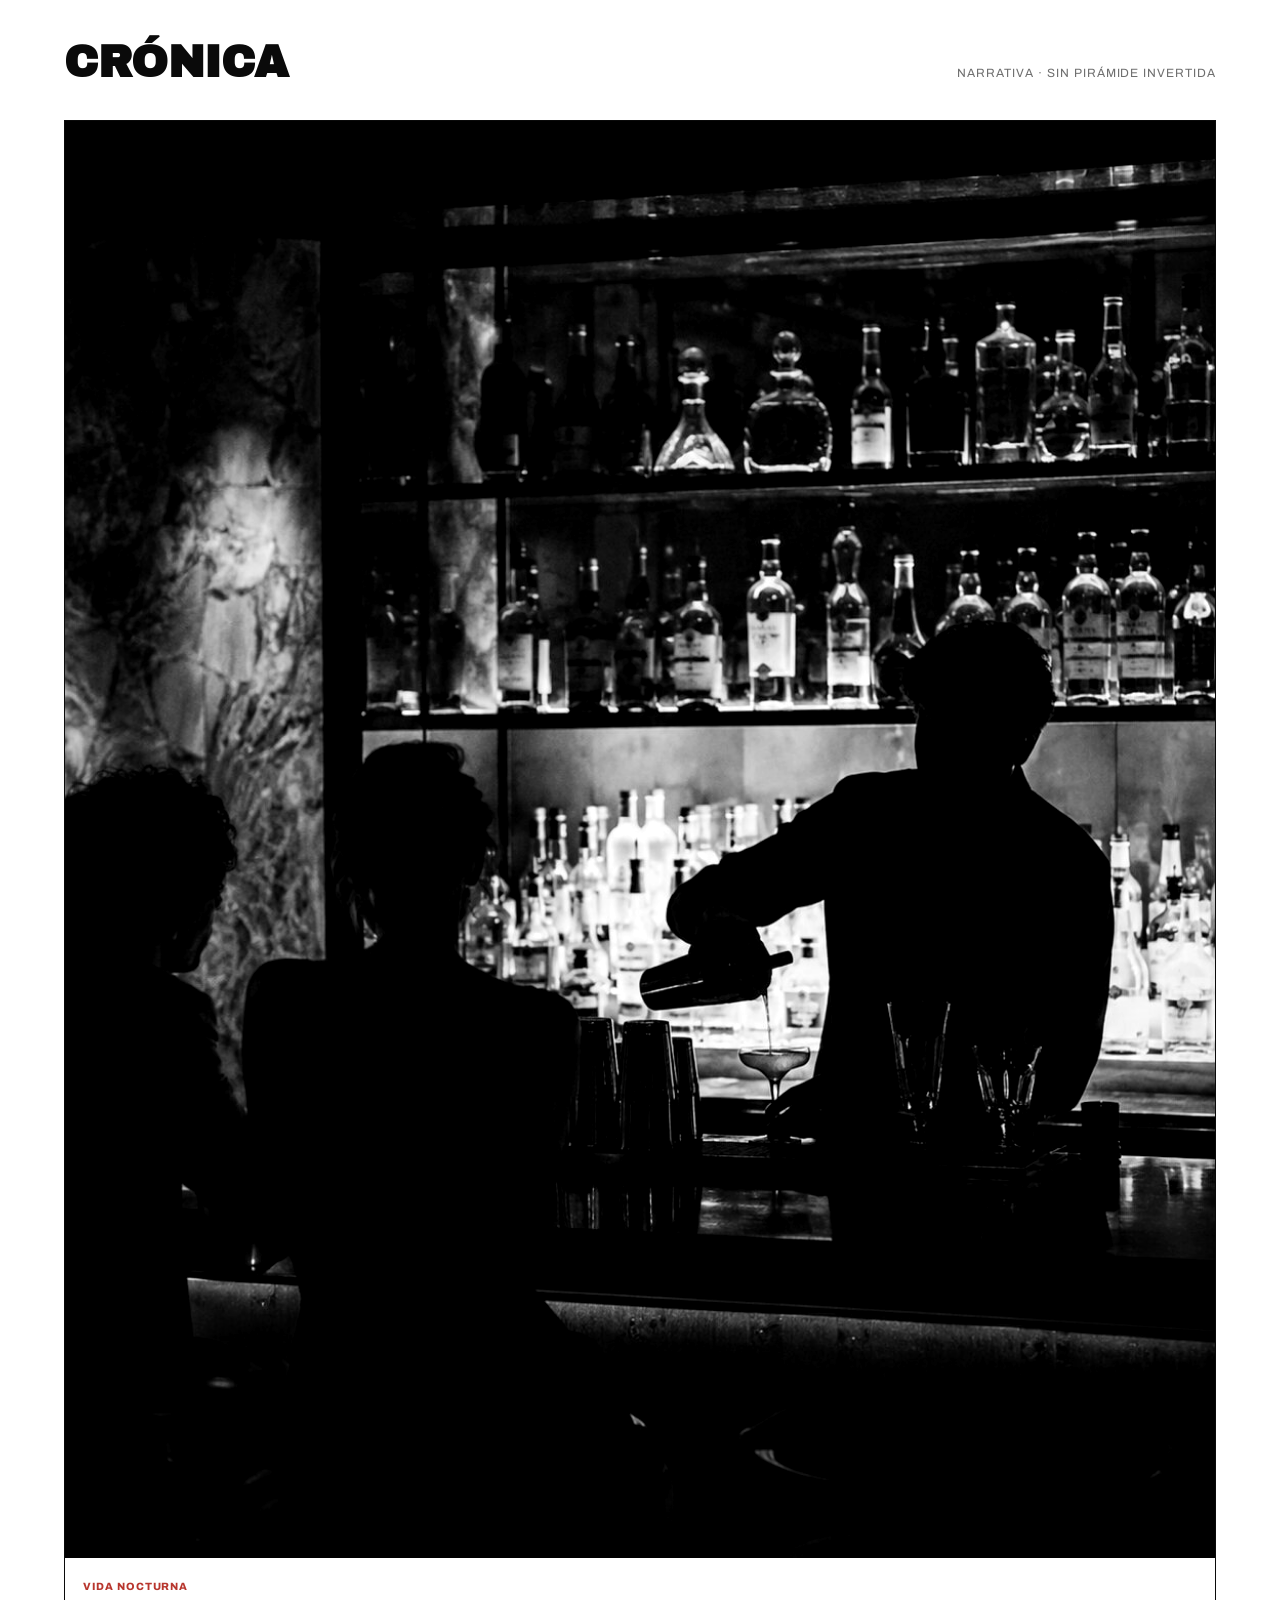
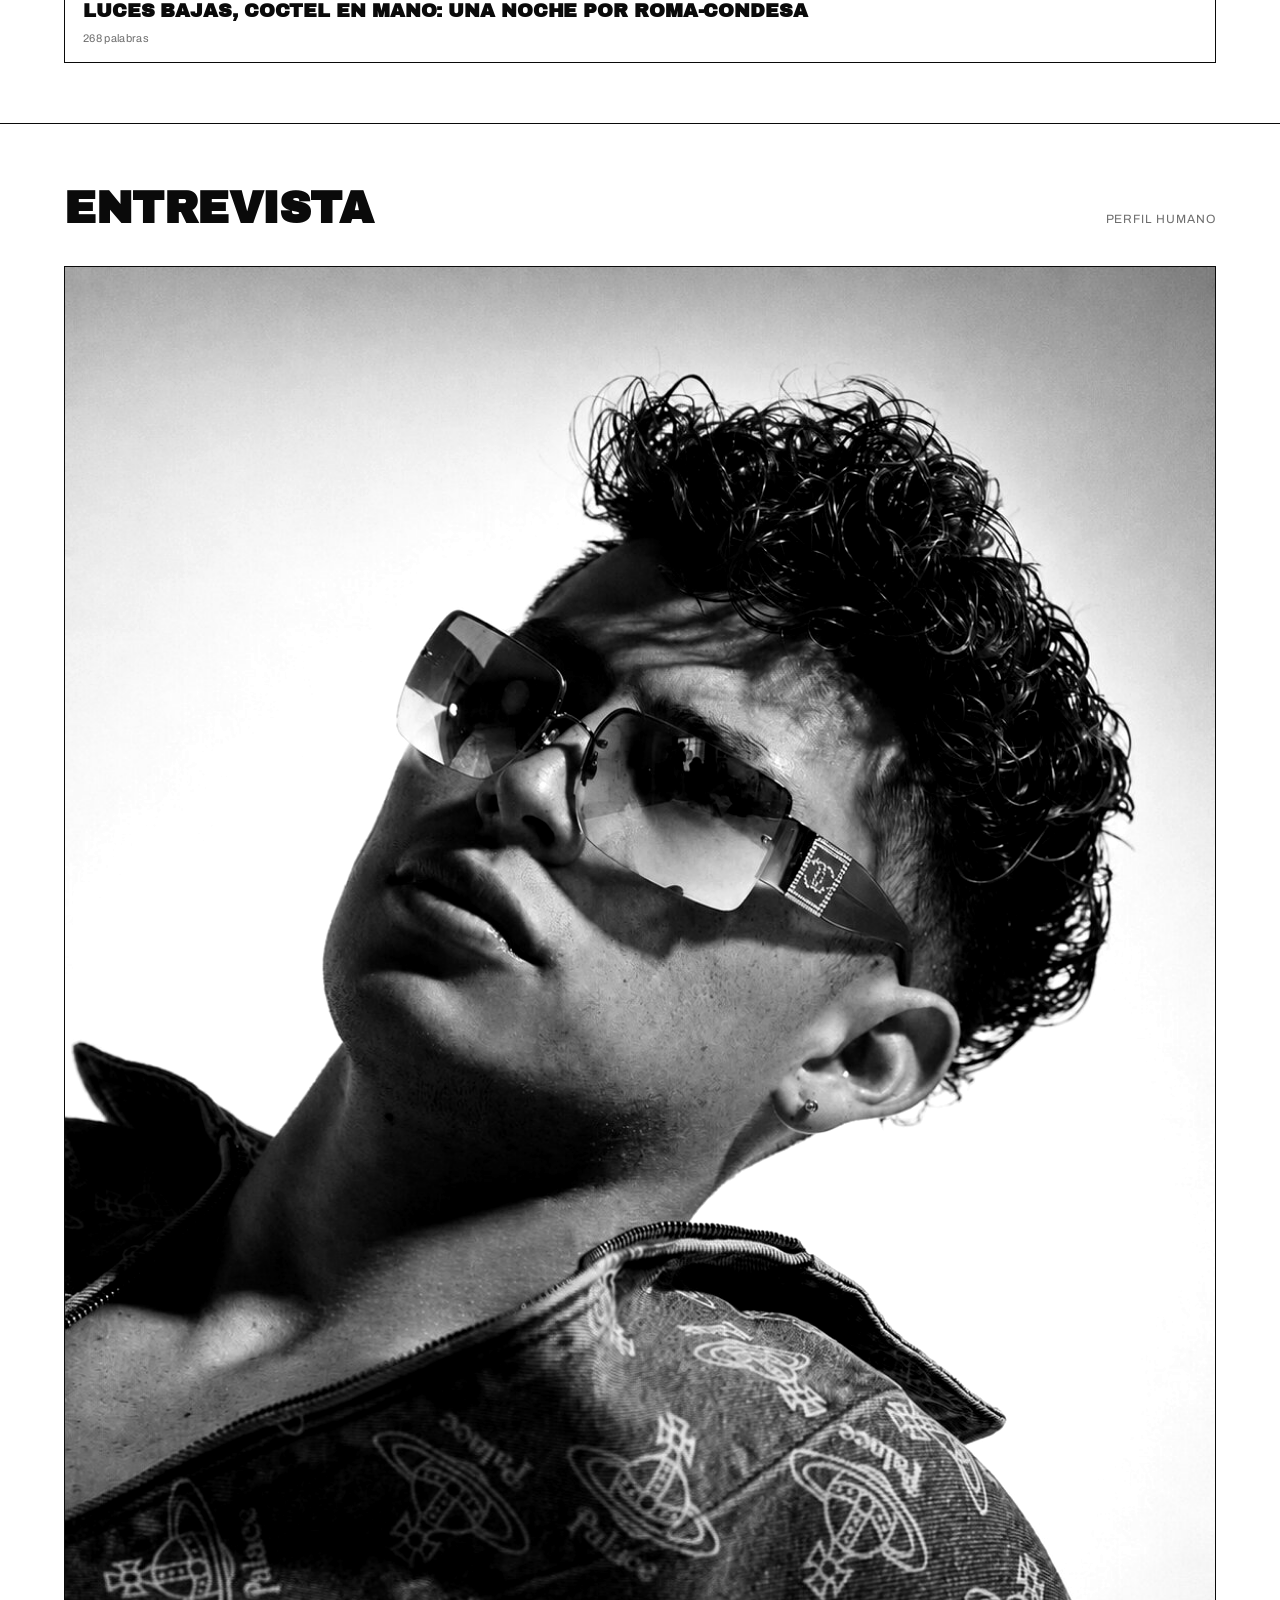
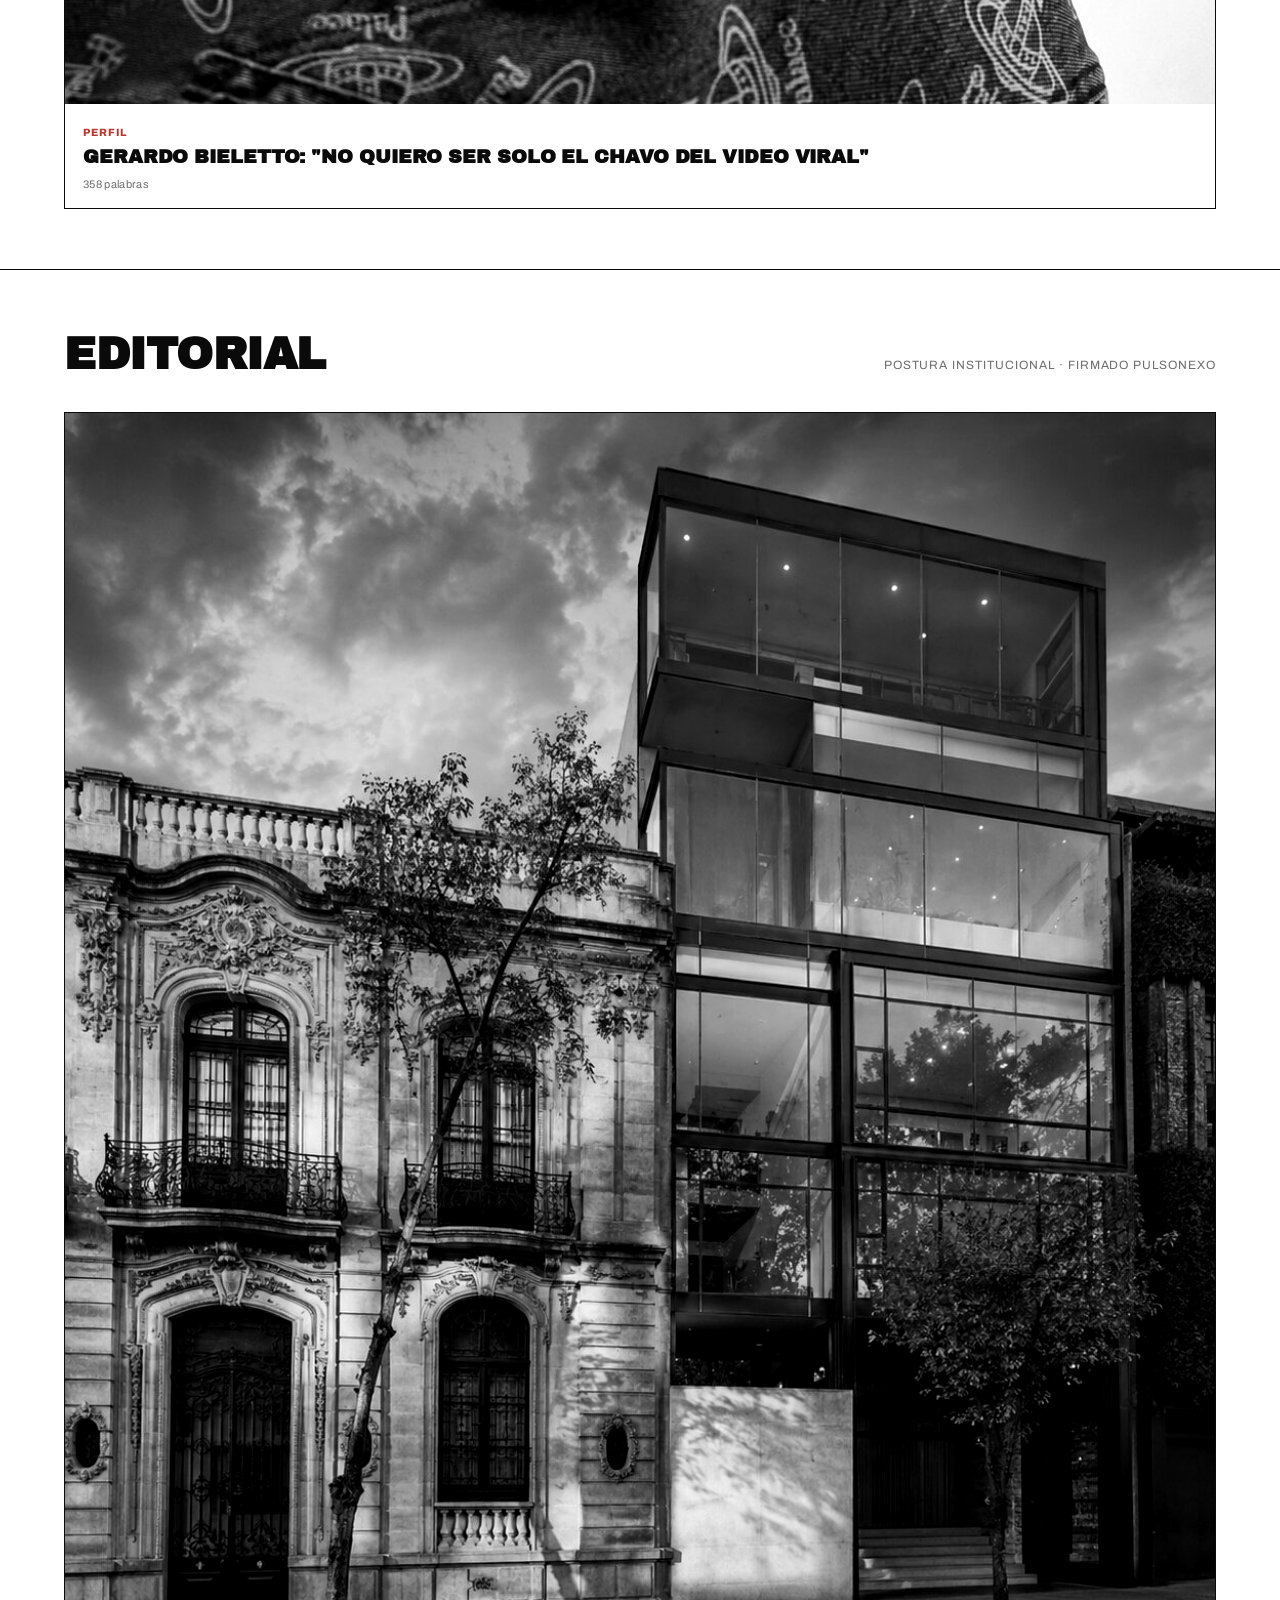
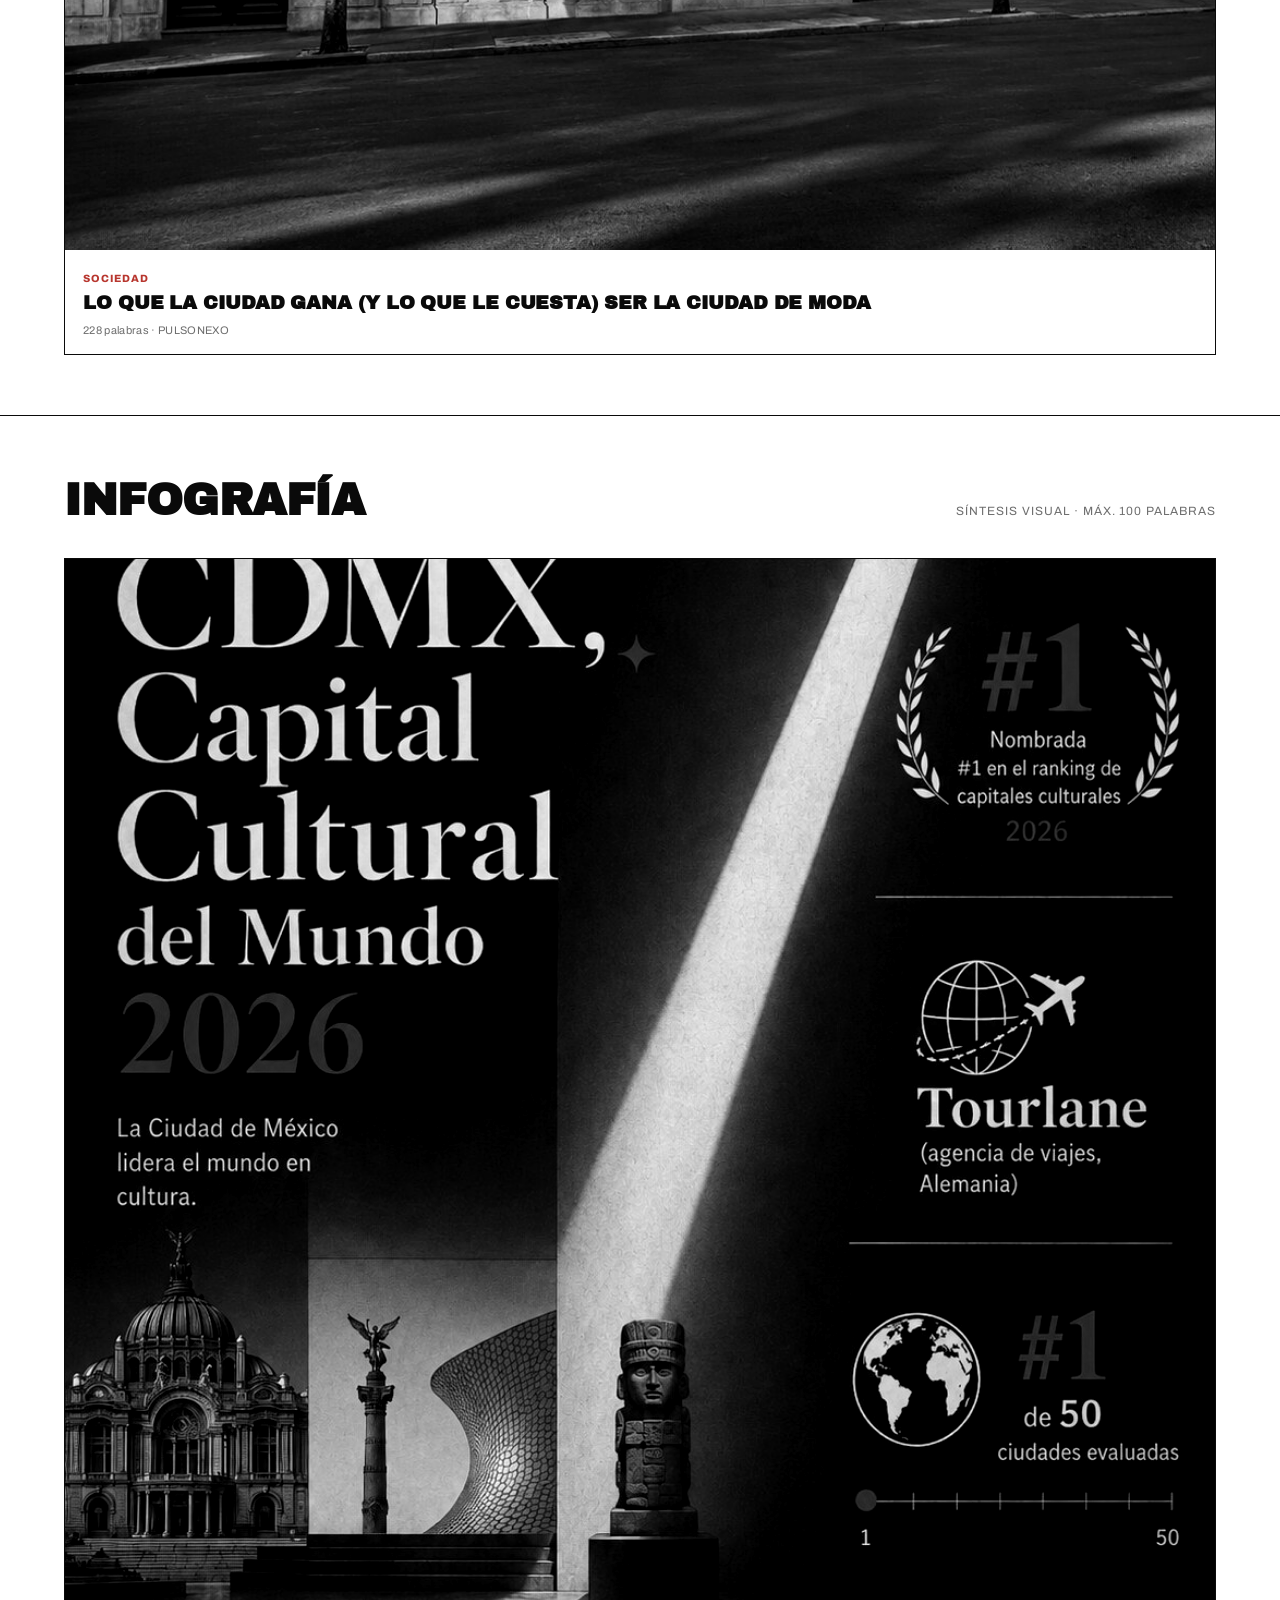
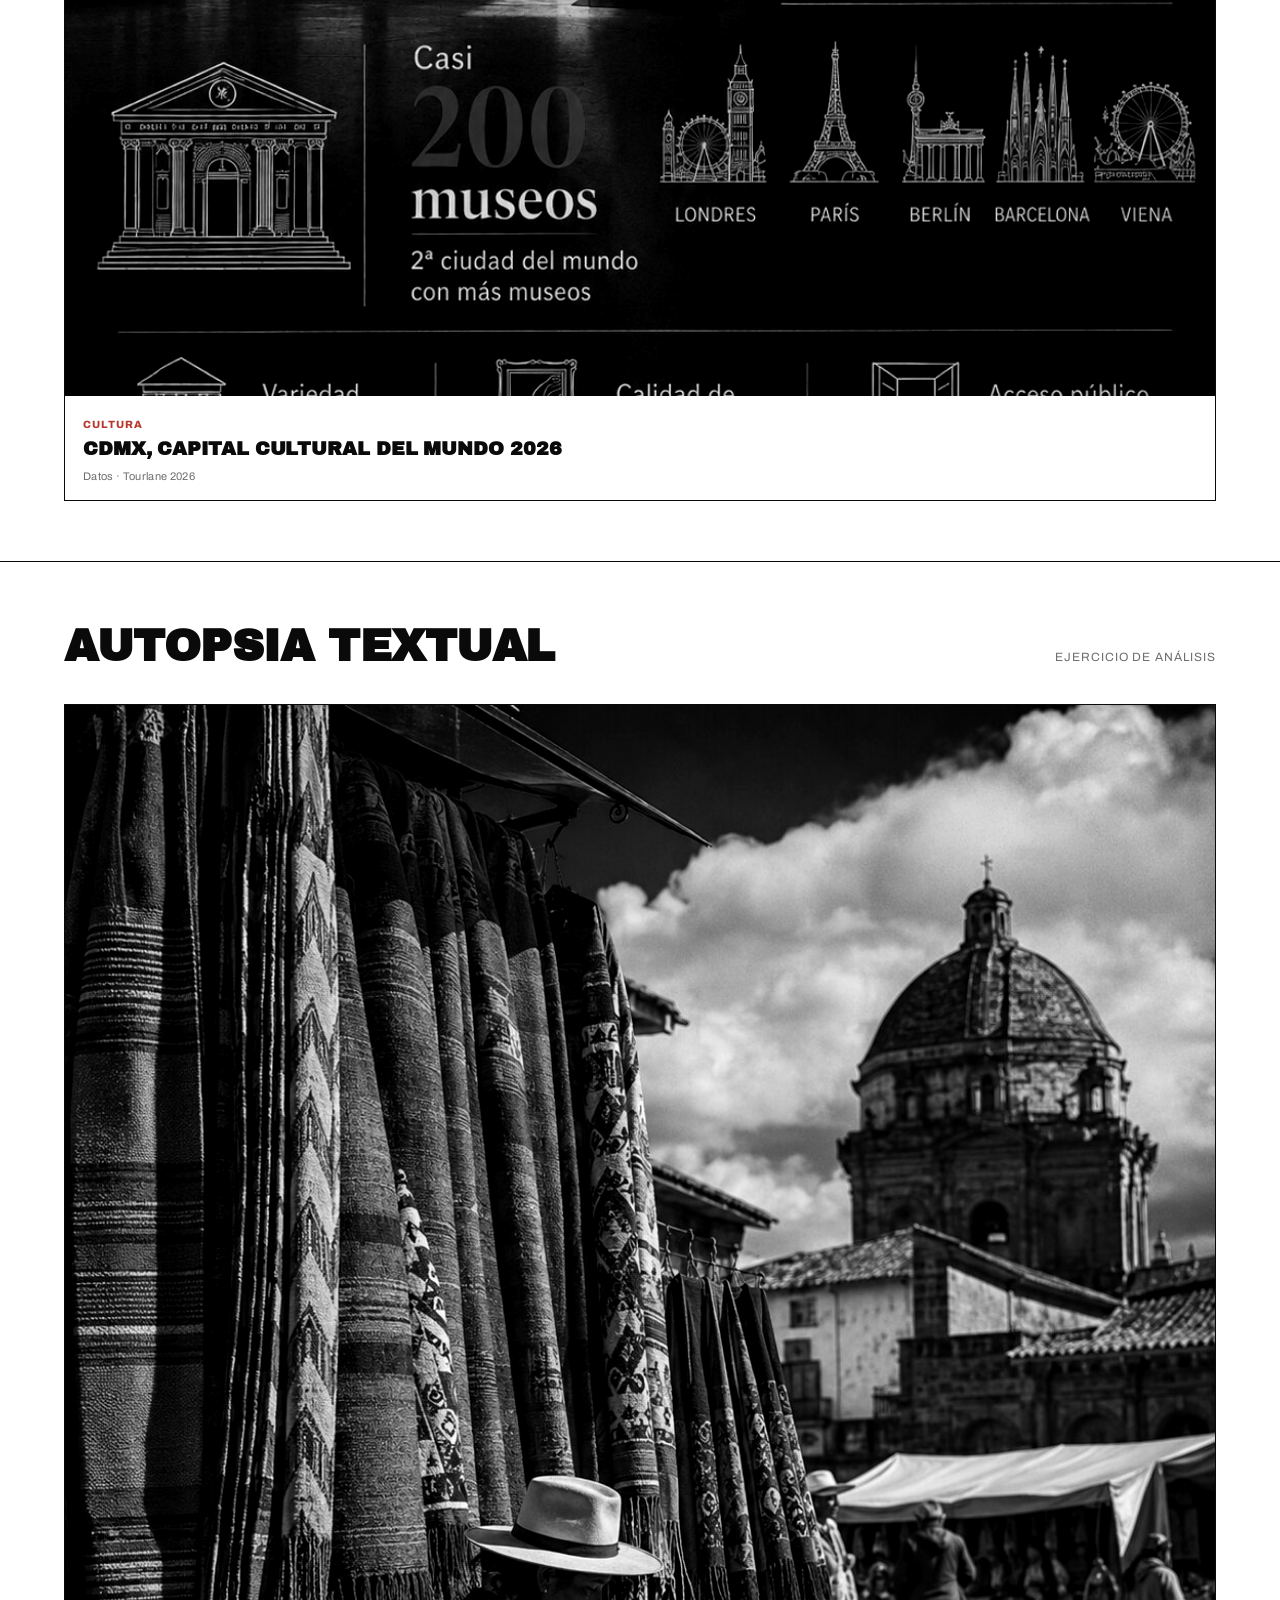
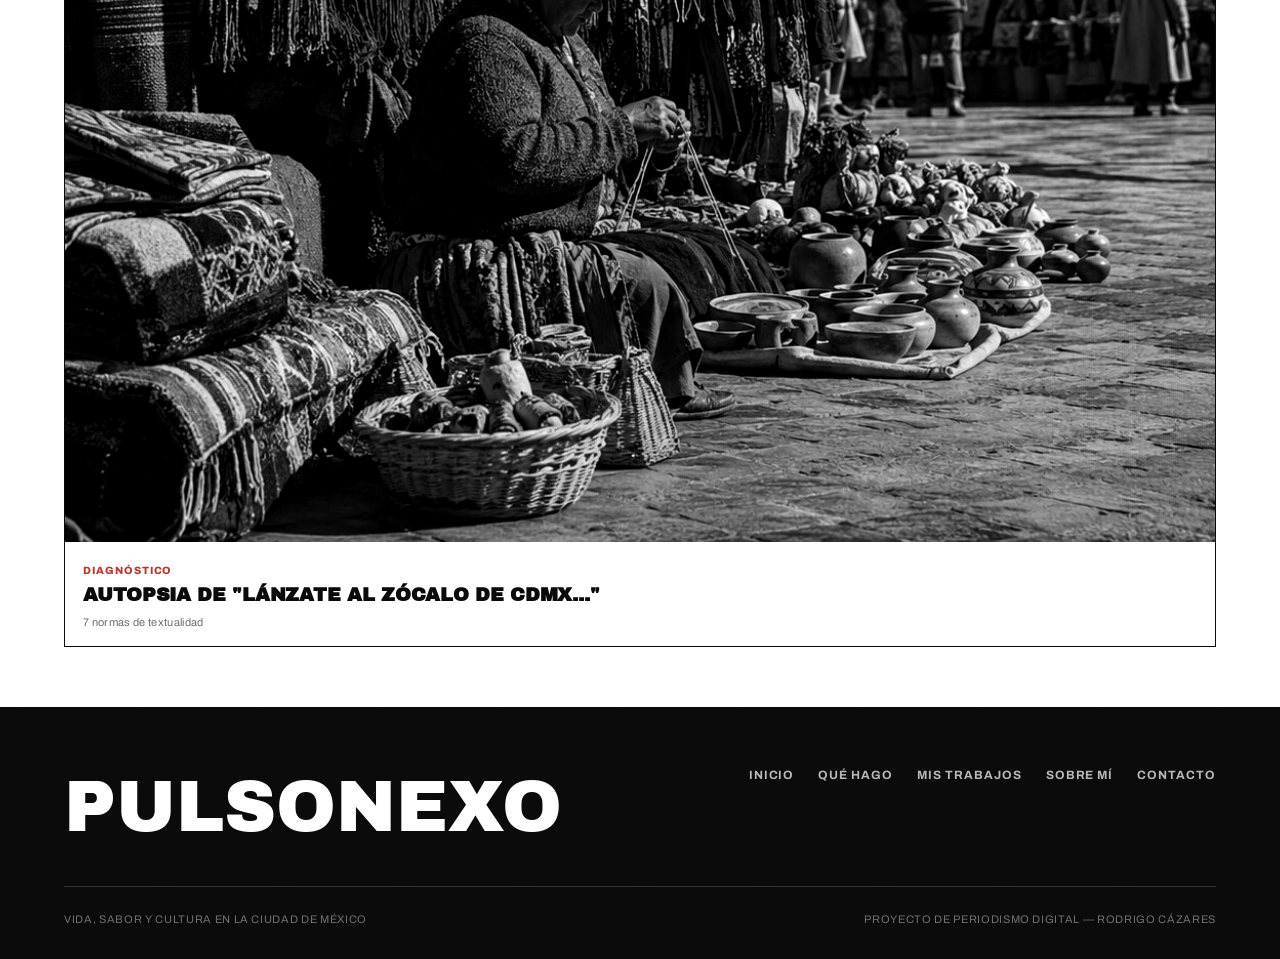
<file: mis-trabajos.html>
<!DOCTYPE html>
<html lang="es">
<head>
<meta charset="UTF-8">
<meta name="viewport" content="width=device-width, initial-scale=1.0">
<title>Mis trabajos — PULSONEXO</title>
<link rel="stylesheet" href="styles.css">
</head>
<body>

<nav class="nav">
  <a href="index.html" class="logo">PULSONEXO <span class="pulse-mark">✳︎</span></a>
  <button class="nav-toggle">MENÚ</button>
  <div class="nav-links">
    <a href="index.html">Inicio</a>
    <a href="que-hago.html">Qué hago</a>
    <a href="mis-trabajos.html" class="active">Mis trabajos</a>
    <a href="sobre-mi.html">Sobre mí</a>
    <a href="contacto.html">Contacto</a>
  </div>
</nav>

<div class="marquee-wrap">
  <div class="marquee-track">
    <span>PUNTO CIEGO <span class="pulse-mark">✳︎</span> GÉNEROS PERIODÍSTICOS <span class="pulse-mark">✳︎</span> PUNTO CIEGO <span class="pulse-mark">✳︎</span> GÉNEROS PERIODÍSTICOS <span class="pulse-mark">✳︎</span></span>
  </div>
</div>

<header class="mega-hero">
  <h1 class="word" data-reveal>MIS<br>TRABAJOS</h1>
  <p class="tagline" data-reveal>Siete piezas, seis géneros periodísticos, una misma ciudad. Organizado por tipo de pieza.</p>
</header>

<!-- NOTAS -->
<div class="type-block">
  <div class="type-header" data-reveal>
    <h2>Notas informativas</h2>
    <span class="count">Pirámide invertida · 5W</span>
  </div>
  <div class="piece-grid">
    <a class="piece-card" href="nota-zocalo.html" data-reveal>
      <div class="img-wrap"><img src="images/zocalo-hero.jpg" alt="Fiesta de las Culturas Indígenas"></div>
      <div class="cap">
        <span class="tag">Gastronomía · Cultura</span>
        <h3>El Zócalo se llena de música y artesanía</h3>
        <div class="meta">7–23 ago 2026 · 178 palabras</div>
      </div>
    </a>
    <a class="piece-card" href="nota-taqueria.html" data-reveal>
      <div class="img-wrap"><img src="images/taqueria-hero.jpg" alt="Taquería Israel Aretxiga"></div>
      <div class="cap">
        <span class="tag">Gastronomía</span>
        <h3>Israel Aretxiga abre una taquería de autor en Roma Norte</h3>
        <div class="meta">Agosto 2026 · 158 palabras</div>
      </div>
    </a>
  </div>
</div>

<!-- CRÓNICA -->
<div class="type-block">
  <div class="type-header" data-reveal>
    <h2>Crónica</h2>
    <span class="count">Narrativa · sin pirámide invertida</span>
  </div>
  <div class="piece-grid">
    <a class="piece-card" href="cronica-noche-condesa.html" data-reveal>
      <div class="img-wrap"><img src="images/cronica-hero.jpg" alt="Vida nocturna Roma-Condesa"></div>
      <div class="cap">
        <span class="tag">Vida nocturna</span>
        <h3>Luces bajas, coctel en mano: una noche por Roma-Condesa</h3>
        <div class="meta">268 palabras</div>
      </div>
    </a>
  </div>
</div>

<!-- ENTREVISTA -->
<div class="type-block">
  <div class="type-header" data-reveal>
    <h2>Entrevista</h2>
    <span class="count">Perfil humano</span>
  </div>
  <div class="piece-grid">
    <a class="piece-card" href="entrevista-bieletto.html" data-reveal>
      <div class="img-wrap"><img src="images/entrevista-hero.jpg" alt="Gerardo Bieletto"></div>
      <div class="cap">
        <span class="tag">Perfil</span>
        <h3>Gerardo Bieletto: "No quiero ser solo el chavo del video viral"</h3>
        <div class="meta">358 palabras</div>
      </div>
    </a>
  </div>
</div>

<!-- EDITORIAL -->
<div class="type-block">
  <div class="type-header" data-reveal>
    <h2>Editorial</h2>
    <span class="count">Postura institucional · firmado PULSONEXO</span>
  </div>
  <div class="piece-grid">
    <a class="piece-card" href="editorial-ciudad-moda.html" data-reveal>
      <div class="img-wrap"><img src="images/editorial-hero.jpg" alt="Editorial gentrificación"></div>
      <div class="cap">
        <span class="tag">Sociedad</span>
        <h3>Lo que la ciudad gana (y lo que le cuesta) ser la ciudad de moda</h3>
        <div class="meta">228 palabras · PULSONEXO</div>
      </div>
    </a>
  </div>
</div>

<!-- INFOGRAFÍA -->
<div class="type-block">
  <div class="type-header" data-reveal>
    <h2>Infografía</h2>
    <span class="count">Síntesis visual · máx. 100 palabras</span>
  </div>
  <div class="piece-grid">
    <a class="piece-card" href="infografia-capital-cultural.html" data-reveal>
      <div class="img-wrap"><img src="images/infografia-completa.jpg" alt="Infografía Capital Cultural"></div>
      <div class="cap">
        <span class="tag">Cultura</span>
        <h3>CDMX, Capital Cultural del Mundo 2026</h3>
        <div class="meta">Datos · Tourlane 2026</div>
      </div>
    </a>
  </div>
</div>

<!-- AUTOPSIA -->
<div class="type-block" style="border-bottom:1px solid var(--ink);">
  <div class="type-header" data-reveal>
    <h2>Autopsia textual</h2>
    <span class="count">Ejercicio de análisis</span>
  </div>
  <div class="piece-grid">
    <a class="piece-card" href="autopsia.html" data-reveal>
      <div class="img-wrap"><img src="images/zocalo-hero.jpg" alt="Autopsia textual"></div>
      <div class="cap">
        <span class="tag">Diagnóstico</span>
        <h3>Autopsia de "Lánzate al Zócalo de CDMX..."</h3>
        <div class="meta">7 normas de textualidad</div>
      </div>
    </a>
  </div>
</div>

<footer class="site-footer grain">
  <div class="footer-top">
    <div class="footer-word">PULSONEXO</div>
    <div class="footer-links">
      <a href="index.html">Inicio</a>
      <a href="que-hago.html">Qué hago</a>
      <a href="mis-trabajos.html">Mis trabajos</a>
      <a href="sobre-mi.html">Sobre mí</a>
      <a href="contacto.html">Contacto</a>
    </div>
  </div>
  <div class="footer-bottom">
    <span>Vida, sabor y cultura en la Ciudad de México</span>
    <span>Proyecto de periodismo digital — Rodrigo Cázares</span>
  </div>
</footer>

<script src="script.js"></script>
</body>
</html>
</file>
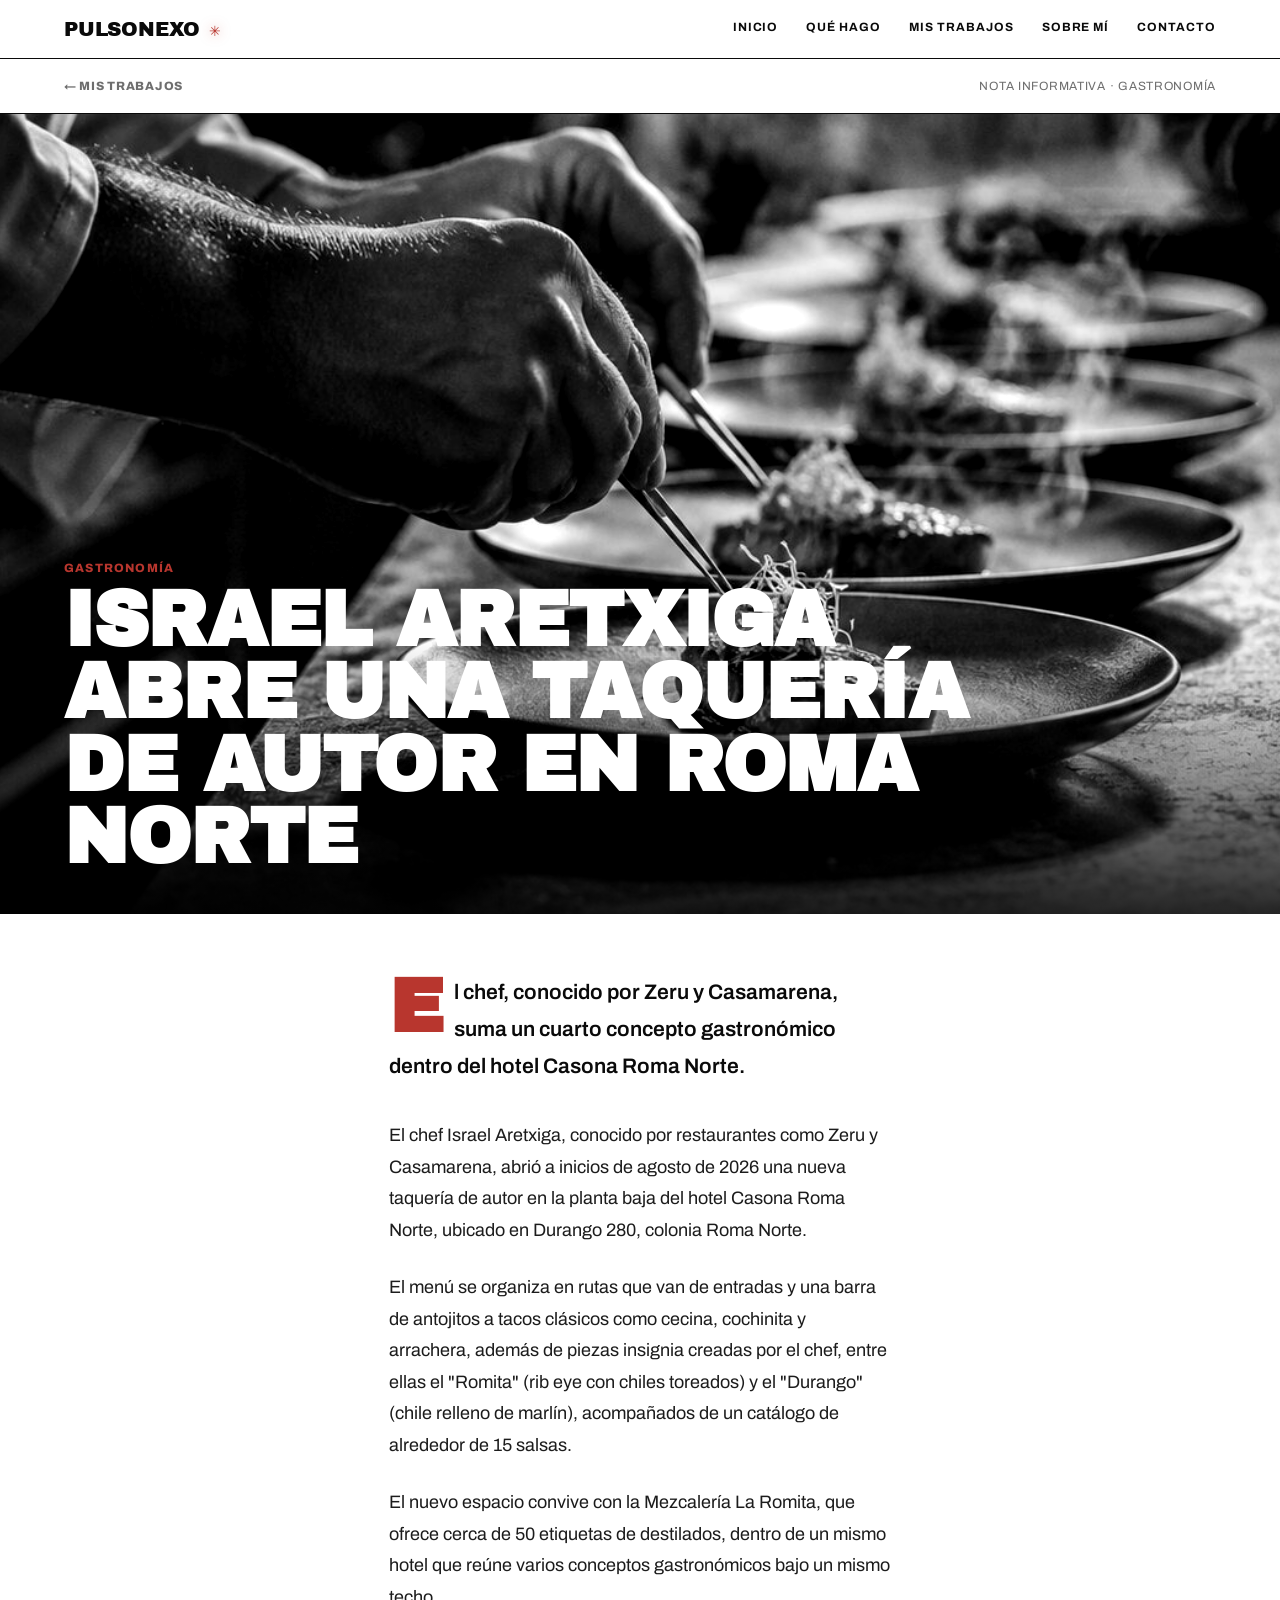
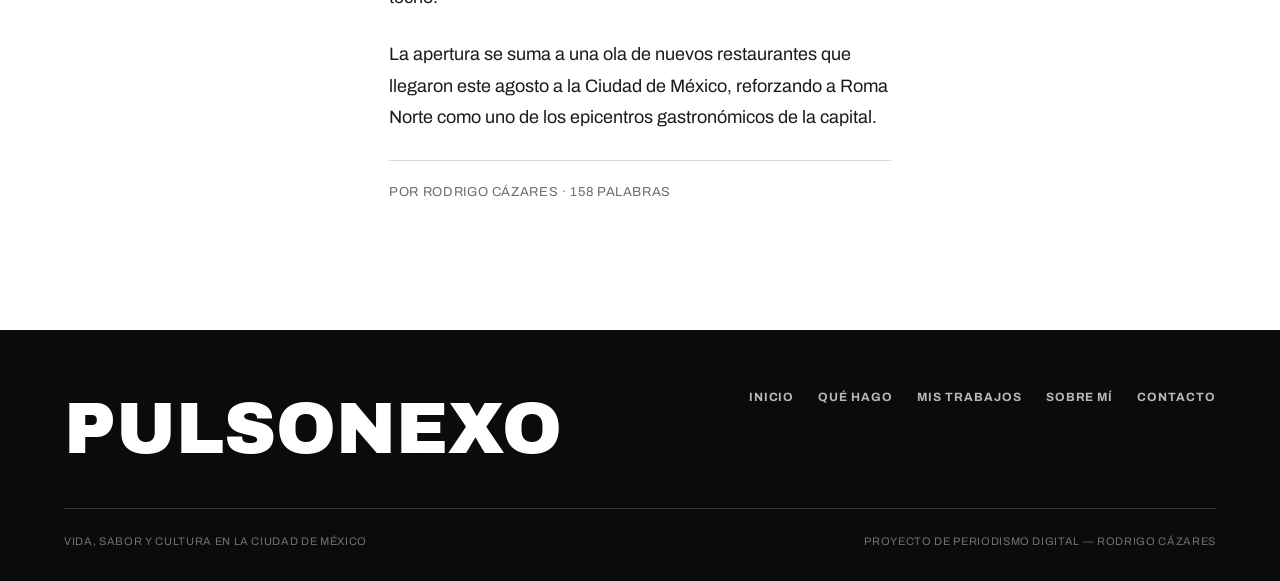
<file: nota-taqueria.html>
<!DOCTYPE html>
<html lang="es">
<head>
<meta charset="UTF-8">
<meta name="viewport" content="width=device-width, initial-scale=1.0">
<title>Israel Aretxiga abre taquería en Roma Norte — PULSONEXO</title>
<link rel="stylesheet" href="styles.css">
</head>
<body>

<nav class="nav">
  <a href="index.html" class="logo">PULSONEXO <span class="pulse-mark">✳︎</span></a>
  <button class="nav-toggle">MENÚ</button>
  <div class="nav-links">
    <a href="index.html">Inicio</a>
    <a href="que-hago.html">Qué hago</a>
    <a href="mis-trabajos.html">Mis trabajos</a>
    <a href="sobre-mi.html">Sobre mí</a>
    <a href="contacto.html">Contacto</a>
  </div>
</nav>

<div class="byline-row">
  <a href="mis-trabajos.html" class="back-link">← Mis trabajos</a>
  <span>Nota informativa · Gastronomía</span>
</div>

<div class="article-hero grain">
  <div class="img-frame"><img src="images/taqueria-hero.jpg" alt="Chef emplatando en cocina abierta" data-parallax></div>
  <div class="overlay-title">
    <div class="cat">Gastronomía</div>
    <h1>Israel Aretxiga abre una taquería de autor en Roma Norte</h1>
  </div>
</div>

<div class="article-body">
  <p class="dek" data-reveal>El chef, conocido por Zeru y Casamarena, suma un cuarto concepto gastronómico dentro del hotel Casona Roma Norte.</p>

  <p data-reveal>El chef Israel Aretxiga, conocido por restaurantes como Zeru y Casamarena, abrió a inicios de agosto de 2026 una nueva taquería de autor en la planta baja del hotel Casona Roma Norte, ubicado en Durango 280, colonia Roma Norte.</p>

  <p data-reveal>El menú se organiza en rutas que van de entradas y una barra de antojitos a tacos clásicos como cecina, cochinita y arrachera, además de piezas insignia creadas por el chef, entre ellas el "Romita" (rib eye con chiles toreados) y el "Durango" (chile relleno de marlín), acompañados de un catálogo de alrededor de 15 salsas.</p>

  <p data-reveal>El nuevo espacio convive con la Mezcalería La Romita, que ofrece cerca de 50 etiquetas de destilados, dentro de un mismo hotel que reúne varios conceptos gastronómicos bajo un mismo techo.</p>

  <p data-reveal>La apertura se suma a una ola de nuevos restaurantes que llegaron este agosto a la Ciudad de México, reforzando a Roma Norte como uno de los epicentros gastronómicos de la capital.</p>

  <p data-reveal style="font-size:13px;letter-spacing:.05em;text-transform:uppercase;color:var(--gray-mid);border-top:1px solid var(--rule-light);padding-top:20px;">Por Rodrigo Cázares · 158 palabras</p>
</div>

<footer class="site-footer grain">
  <div class="footer-top">
    <div class="footer-word">PULSONEXO</div>
    <div class="footer-links">
      <a href="index.html">Inicio</a>
      <a href="que-hago.html">Qué hago</a>
      <a href="mis-trabajos.html">Mis trabajos</a>
      <a href="sobre-mi.html">Sobre mí</a>
      <a href="contacto.html">Contacto</a>
    </div>
  </div>
  <div class="footer-bottom">
    <span>Vida, sabor y cultura en la Ciudad de México</span>
    <span>Proyecto de periodismo digital — Rodrigo Cázares</span>
  </div>
</footer>

<script src="script.js"></script>
</body>
</html>
</file>
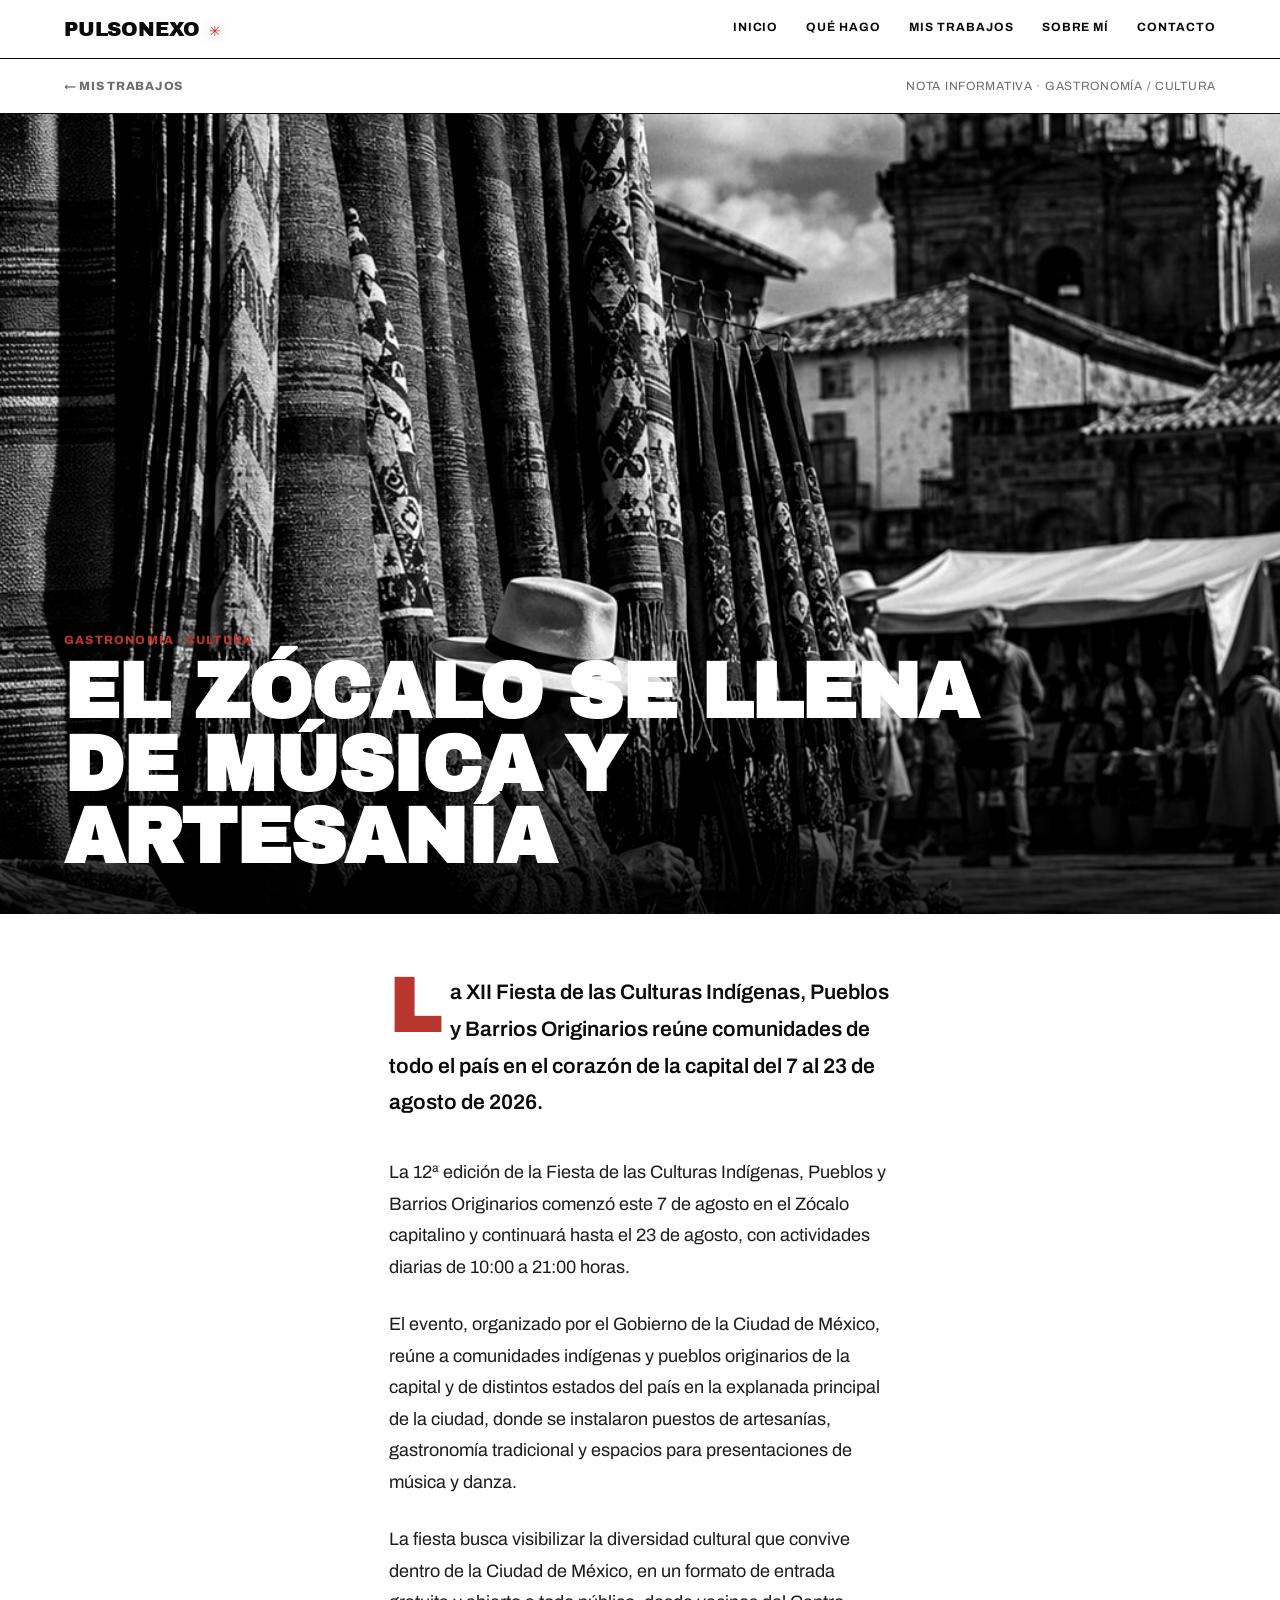
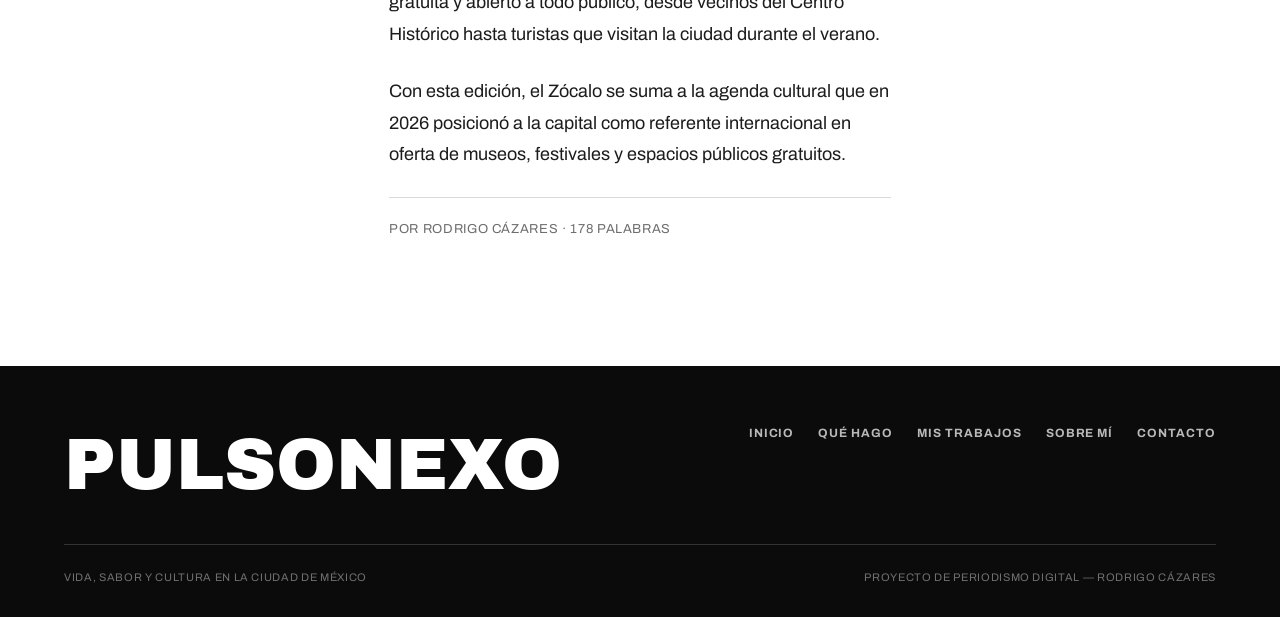
<file: nota-zocalo.html>
<!DOCTYPE html>
<html lang="es">
<head>
<meta charset="UTF-8">
<meta name="viewport" content="width=device-width, initial-scale=1.0">
<title>El Zócalo se llena de música y artesanía — PULSONEXO</title>
<link rel="stylesheet" href="styles.css">
</head>
<body>

<nav class="nav">
  <a href="index.html" class="logo">PULSONEXO <span class="pulse-mark">✳︎</span></a>
  <button class="nav-toggle">MENÚ</button>
  <div class="nav-links">
    <a href="index.html">Inicio</a>
    <a href="que-hago.html">Qué hago</a>
    <a href="mis-trabajos.html">Mis trabajos</a>
    <a href="sobre-mi.html">Sobre mí</a>
    <a href="contacto.html">Contacto</a>
  </div>
</nav>

<div class="byline-row">
  <a href="mis-trabajos.html" class="back-link">← Mis trabajos</a>
  <span>Nota informativa · Gastronomía / Cultura</span>
</div>

<div class="article-hero grain">
  <div class="img-frame"><img src="images/zocalo-hero.jpg" alt="Mercado de artesanías en el Zócalo" data-parallax></div>
  <div class="overlay-title">
    <div class="cat">Gastronomía · Cultura</div>
    <h1>El Zócalo se llena de música y artesanía</h1>
  </div>
</div>

<div class="article-body">
  <p class="dek" data-reveal>La XII Fiesta de las Culturas Indígenas, Pueblos y Barrios Originarios reúne comunidades de todo el país en el corazón de la capital del 7 al 23 de agosto de 2026.</p>

  <p data-reveal>La 12ª edición de la Fiesta de las Culturas Indígenas, Pueblos y Barrios Originarios comenzó este 7 de agosto en el Zócalo capitalino y continuará hasta el 23 de agosto, con actividades diarias de 10:00 a 21:00 horas.</p>

  <p data-reveal>El evento, organizado por el Gobierno de la Ciudad de México, reúne a comunidades indígenas y pueblos originarios de la capital y de distintos estados del país en la explanada principal de la ciudad, donde se instalaron puestos de artesanías, gastronomía tradicional y espacios para presentaciones de música y danza.</p>

  <p data-reveal>La fiesta busca visibilizar la diversidad cultural que convive dentro de la Ciudad de México, en un formato de entrada gratuita y abierto a todo público, desde vecinos del Centro Histórico hasta turistas que visitan la ciudad durante el verano.</p>

  <p data-reveal>Con esta edición, el Zócalo se suma a la agenda cultural que en 2026 posicionó a la capital como referente internacional en oferta de museos, festivales y espacios públicos gratuitos.</p>

  <p data-reveal style="font-size:13px;letter-spacing:.05em;text-transform:uppercase;color:var(--gray-mid);border-top:1px solid var(--rule-light);padding-top:20px;">Por Rodrigo Cázares · 178 palabras</p>
</div>

<footer class="site-footer grain">
  <div class="footer-top">
    <div class="footer-word">PULSONEXO</div>
    <div class="footer-links">
      <a href="index.html">Inicio</a>
      <a href="que-hago.html">Qué hago</a>
      <a href="mis-trabajos.html">Mis trabajos</a>
      <a href="sobre-mi.html">Sobre mí</a>
      <a href="contacto.html">Contacto</a>
    </div>
  </div>
  <div class="footer-bottom">
    <span>Vida, sabor y cultura en la Ciudad de México</span>
    <span>Proyecto de periodismo digital — Rodrigo Cázares</span>
  </div>
</footer>

<script src="script.js"></script>
</body>
</html>
</file>
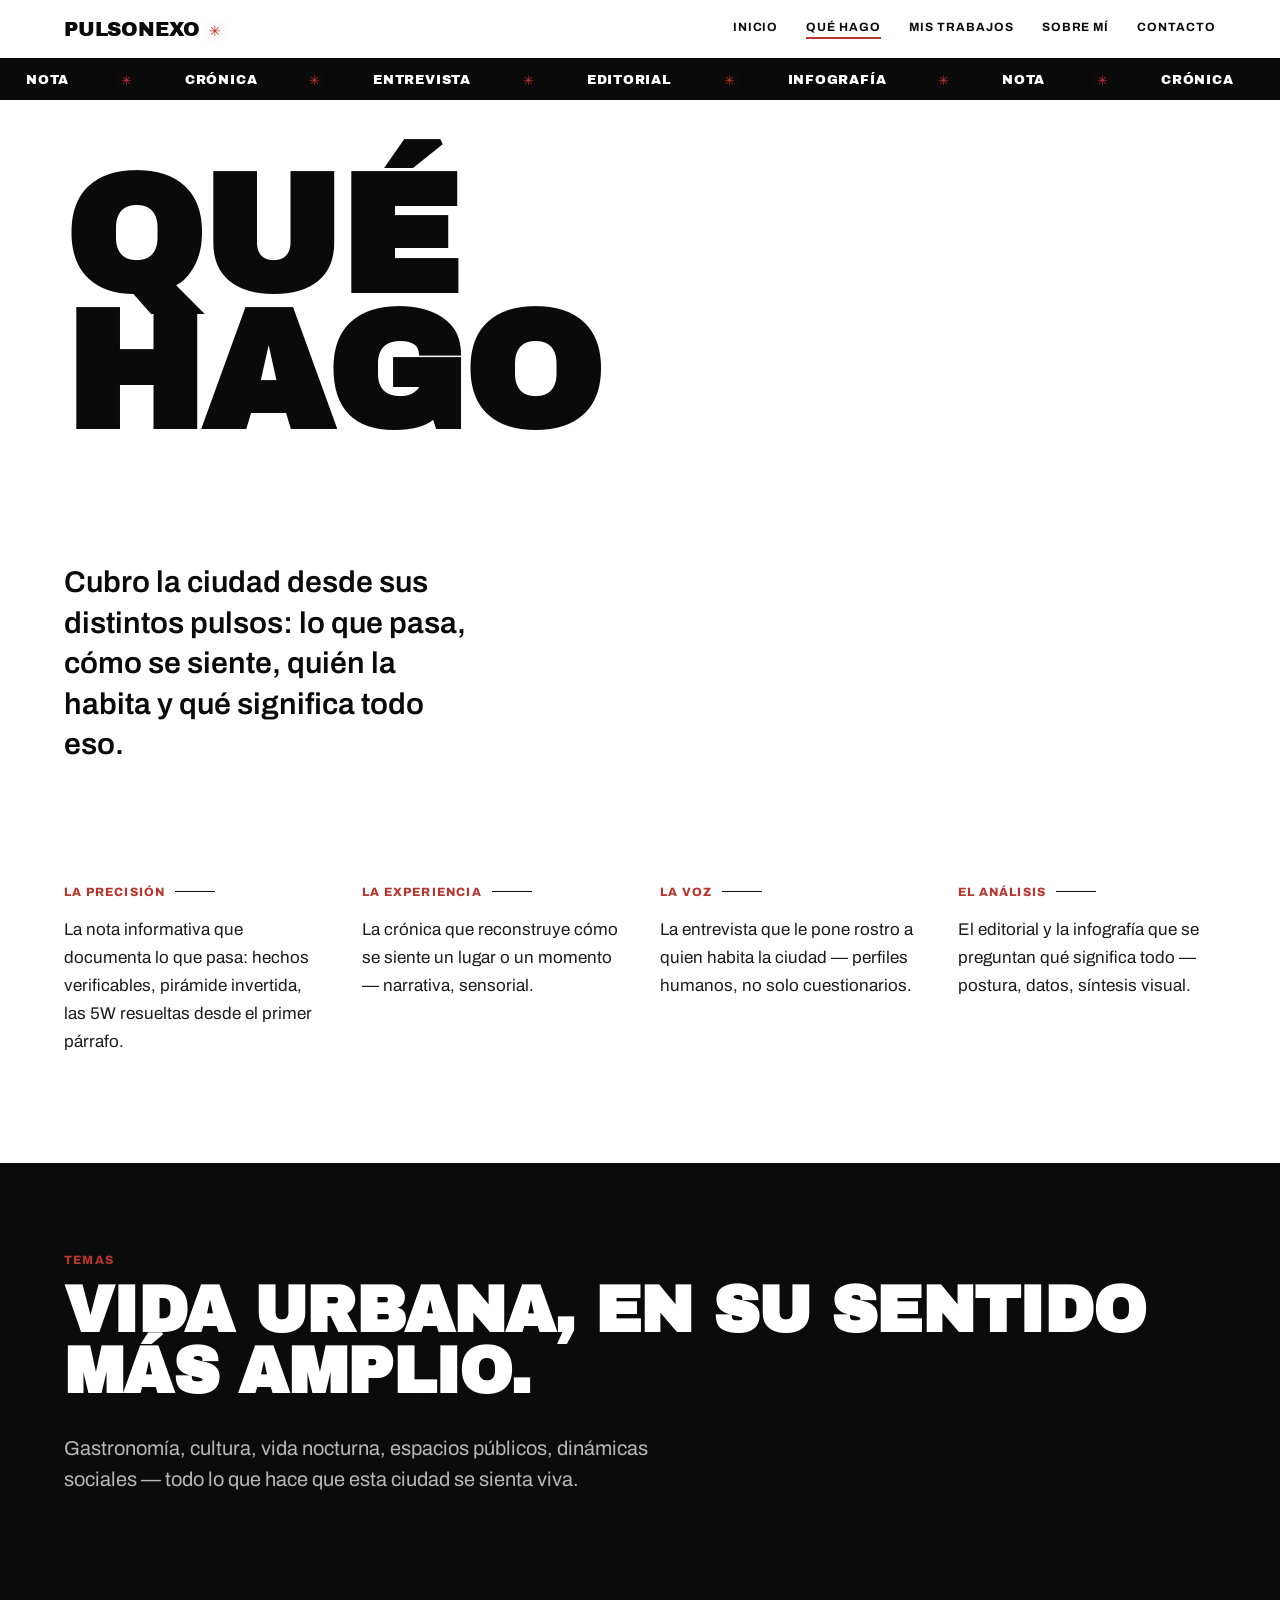
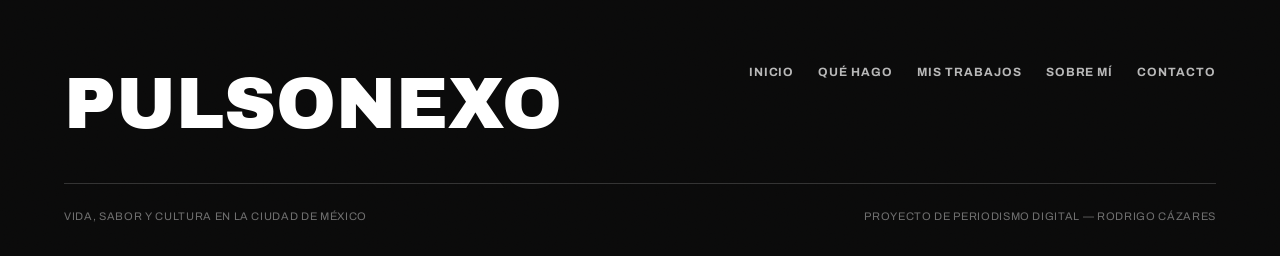
<file: que-hago.html>
<!DOCTYPE html>
<html lang="es">
<head>
<meta charset="UTF-8">
<meta name="viewport" content="width=device-width, initial-scale=1.0">
<title>Qué hago — PULSONEXO</title>
<link rel="stylesheet" href="styles.css">
</head>
<body>

<nav class="nav">
  <a href="index.html" class="logo">PULSONEXO <span class="pulse-mark">✳︎</span></a>
  <button class="nav-toggle">MENÚ</button>
  <div class="nav-links">
    <a href="index.html">Inicio</a>
    <a href="que-hago.html" class="active">Qué hago</a>
    <a href="mis-trabajos.html">Mis trabajos</a>
    <a href="sobre-mi.html">Sobre mí</a>
    <a href="contacto.html">Contacto</a>
  </div>
</nav>

<div class="marquee-wrap">
  <div class="marquee-track">
    <span>NOTA <span class="pulse-mark">✳︎</span> CRÓNICA <span class="pulse-mark">✳︎</span> ENTREVISTA <span class="pulse-mark">✳︎</span> EDITORIAL <span class="pulse-mark">✳︎</span> INFOGRAFÍA <span class="pulse-mark">✳︎</span> NOTA <span class="pulse-mark">✳︎</span> CRÓNICA <span class="pulse-mark">✳︎</span> ENTREVISTA <span class="pulse-mark">✳︎</span> EDITORIAL <span class="pulse-mark">✳︎</span> INFOGRAFÍA <span class="pulse-mark">✳︎</span></span>
  </div>
</div>

<header class="mega-hero">
  <h1 class="word" data-reveal>QUÉ<br>HAGO</h1>
</header>

<section class="section">
  <p class="lede" data-reveal style="font-size:clamp(20px,2.4vw,30px);color:var(--ink);font-weight:600;max-width:24ch;line-height:1.35;">
    Cubro la ciudad desde sus distintos pulsos: lo que pasa, cómo se siente, quién la habita y qué significa todo eso.
  </p>
</section>

<section class="section" style="padding-top:0;">
  <div style="display:grid;grid-template-columns:repeat(auto-fit,minmax(240px,1fr));gap:40px;">
    <div data-reveal>
      <div class="eyebrow">La precisión</div>
      <p style="font-size:17px;line-height:1.65;color:#1c1c1c;">La nota informativa que documenta lo que pasa: hechos verificables, pirámide invertida, las 5W resueltas desde el primer párrafo.</p>
    </div>
    <div data-reveal>
      <div class="eyebrow">La experiencia</div>
      <p style="font-size:17px;line-height:1.65;color:#1c1c1c;">La crónica que reconstruye cómo se siente un lugar o un momento — narrativa, sensorial.</p>
    </div>
    <div data-reveal>
      <div class="eyebrow">La voz</div>
      <p style="font-size:17px;line-height:1.65;color:#1c1c1c;">La entrevista que le pone rostro a quien habita la ciudad — perfiles humanos, no solo cuestionarios.</p>
    </div>
    <div data-reveal>
      <div class="eyebrow">El análisis</div>
      <p style="font-size:17px;line-height:1.65;color:#1c1c1c;">El editorial y la infografía que se preguntan qué significa todo — postura, datos, síntesis visual.</p>
    </div>
  </div>
</section>

<section class="section dark grain">
  <div class="eyebrow" data-reveal>Temas</div>
  <h2 class="section-title" data-reveal>Vida urbana, en su sentido más amplio.</h2>
  <p class="lede" data-reveal>Gastronomía, cultura, vida nocturna, espacios públicos, dinámicas sociales — todo lo que hace que esta ciudad se sienta viva.</p>
</section>

<footer class="site-footer grain">
  <div class="footer-top">
    <div class="footer-word">PULSONEXO</div>
    <div class="footer-links">
      <a href="index.html">Inicio</a>
      <a href="que-hago.html">Qué hago</a>
      <a href="mis-trabajos.html">Mis trabajos</a>
      <a href="sobre-mi.html">Sobre mí</a>
      <a href="contacto.html">Contacto</a>
    </div>
  </div>
  <div class="footer-bottom">
    <span>Vida, sabor y cultura en la Ciudad de México</span>
    <span>Proyecto de periodismo digital — Rodrigo Cázares</span>
  </div>
</footer>

<script src="script.js"></script>
</body>
</html>
</file>
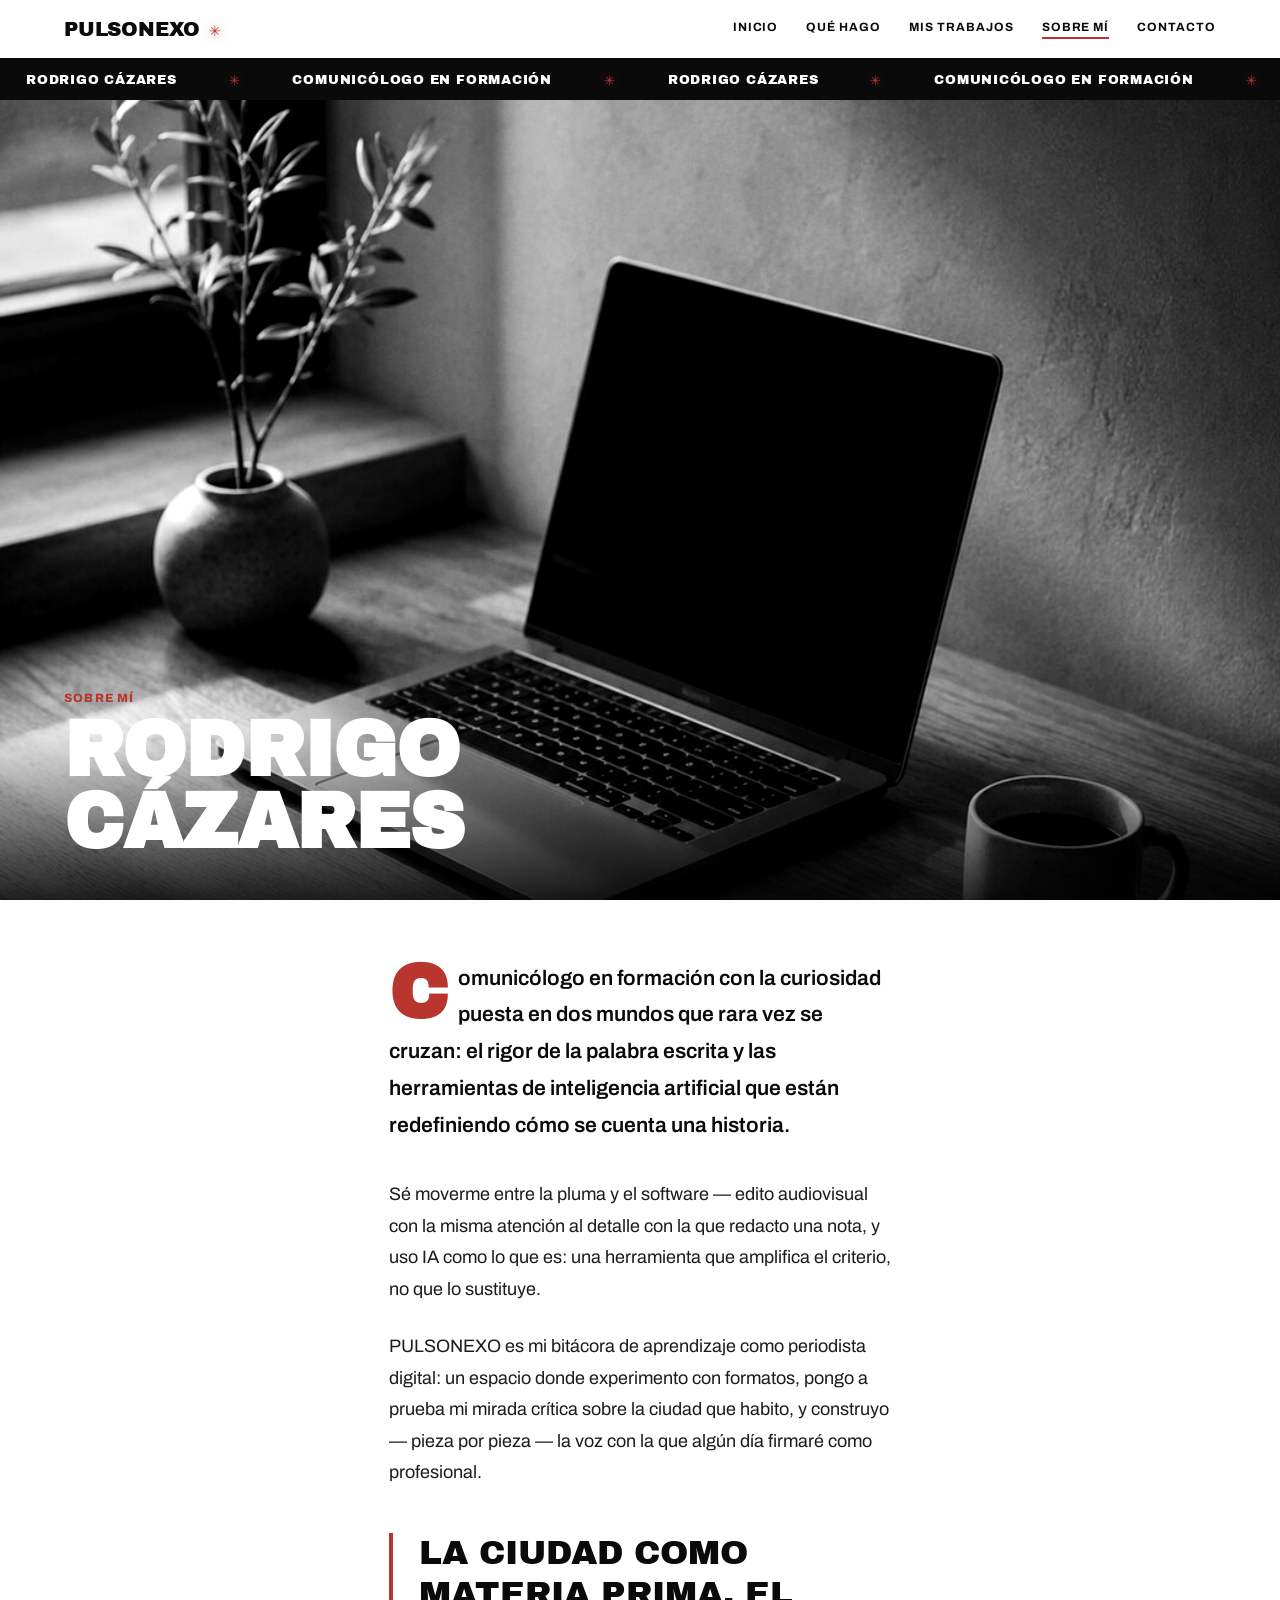
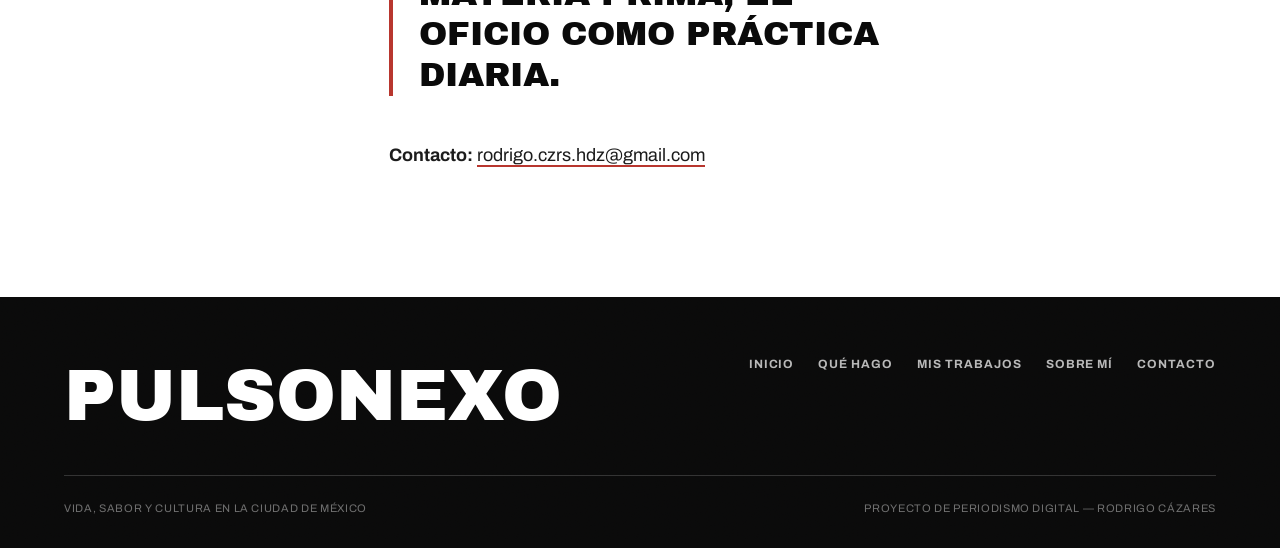
<file: sobre-mi.html>
<!DOCTYPE html>
<html lang="es">
<head>
<meta charset="UTF-8">
<meta name="viewport" content="width=device-width, initial-scale=1.0">
<title>Sobre mí — PULSONEXO</title>
<link rel="stylesheet" href="styles.css">
</head>
<body>

<nav class="nav">
  <a href="index.html" class="logo">PULSONEXO <span class="pulse-mark">✳︎</span></a>
  <button class="nav-toggle">MENÚ</button>
  <div class="nav-links">
    <a href="index.html">Inicio</a>
    <a href="que-hago.html">Qué hago</a>
    <a href="mis-trabajos.html">Mis trabajos</a>
    <a href="sobre-mi.html" class="active">Sobre mí</a>
    <a href="contacto.html">Contacto</a>
  </div>
</nav>

<div class="marquee-wrap">
  <div class="marquee-track">
    <span>RODRIGO CÁZARES <span class="pulse-mark">✳︎</span> COMUNICÓLOGO EN FORMACIÓN <span class="pulse-mark">✳︎</span> RODRIGO CÁZARES <span class="pulse-mark">✳︎</span> COMUNICÓLOGO EN FORMACIÓN <span class="pulse-mark">✳︎</span></span>
  </div>
</div>

<div class="article-hero grain">
  <div class="img-frame"><img src="images/sobre-mi-hero.jpg" alt="Escritorio de trabajo" data-parallax></div>
  <div class="overlay-title">
    <div class="cat">Sobre mí</div>
    <h1>RODRIGO<br>CÁZARES</h1>
  </div>
</div>

<div class="article-body">
  <p class="dek" data-reveal>Comunicólogo en formación con la curiosidad puesta en dos mundos que rara vez se cruzan: el rigor de la palabra escrita y las herramientas de inteligencia artificial que están redefiniendo cómo se cuenta una historia.</p>

  <p data-reveal>Sé moverme entre la pluma y el software — edito audiovisual con la misma atención al detalle con la que redacto una nota, y uso IA como lo que es: una herramienta que amplifica el criterio, no que lo sustituye.</p>

  <p data-reveal>PULSONEXO es mi bitácora de aprendizaje como periodista digital: un espacio donde experimento con formatos, pongo a prueba mi mirada crítica sobre la ciudad que habito, y construyo — pieza por pieza — la voz con la que algún día firmaré como profesional.</p>

  <blockquote data-reveal>La ciudad como materia prima, el oficio como práctica diaria.</blockquote>

  <p data-reveal><strong>Contacto:</strong> <a href="mailto:rodrigo.czrs.hdz@gmail.com" style="border-bottom:2px solid var(--accent);">rodrigo.czrs.hdz@gmail.com</a></p>
</div>

<footer class="site-footer grain">
  <div class="footer-top">
    <div class="footer-word">PULSONEXO</div>
    <div class="footer-links">
      <a href="index.html">Inicio</a>
      <a href="que-hago.html">Qué hago</a>
      <a href="mis-trabajos.html">Mis trabajos</a>
      <a href="sobre-mi.html">Sobre mí</a>
      <a href="contacto.html">Contacto</a>
    </div>
  </div>
  <div class="footer-bottom">
    <span>Vida, sabor y cultura en la Ciudad de México</span>
    <span>Proyecto de periodismo digital — Rodrigo Cázares</span>
  </div>
</footer>

<script src="script.js"></script>
</body>
</html>
</file>
<file: styles.css>
/* ============================================================
   PULSONEXO — Sistema de diseño v3
   Editorial maximalista B&N — referencia: moda de lujo (The Row,
   Jil Sander, Officine Générale) + firma de marca: asterisco-pulso
   ============================================================ */

@import url('https://fonts.googleapis.com/css2?family=Archivo:ital,wght@0,100..900;1,100..900&family=Archivo+Black&display=swap');

:root{
  --ink:#0A0A0A;
  --paper:#FFFFFF;
  --gray-mid:#6E6E6E;
  --gray-soft:#B8B8B8;
  --rule:#2A2A2A;
  --rule-light:#D9D9D9;
  --accent:#B8362E;
  --accent-glow: rgba(184,54,46,.55);

  --f-display:'Archivo Black','Archivo',sans-serif;
  --f-body:'Archivo',sans-serif;

  --ease: cubic-bezier(.16,1,.3,1);
}

*{box-sizing:border-box;}
html{scroll-behavior:smooth;}
body{
  margin:0;
  background:var(--paper);
  color:var(--ink);
  font-family:var(--f-body);
  -webkit-font-smoothing:antialiased;
  overflow-x:hidden;
}
a{color:inherit;text-decoration:none;}
img{max-width:100%;display:block;}
::selection{background:var(--accent);color:var(--paper);}

/* focus visibility */
a:focus-visible, button:focus-visible{
  outline:2px solid var(--accent);
  outline-offset:3px;
}

/* film grain texture, subtle, on dark sections */
.grain{position:relative;}
.grain::before{
  content:"";
  position:absolute;inset:0;
  pointer-events:none;
  opacity:.05;
  mix-blend-mode:overlay;
  background-image:url("data:image/svg+xml;utf8,<svg xmlns='http://www.w3.org/2000/svg' width='120' height='120'><filter id='n'><feTurbulence type='fractalNoise' baseFrequency='0.9' numOctaves='2' stitchTiles='stitch'/></filter><rect width='100%25' height='100%25' filter='url(%23n)'/></svg>");
}

/* ============ SIGNATURE ELEMENT: pulsing asterisk ============ */
.pulse-mark{
  display:inline-block;
  color:var(--accent);
  animation:pulseMark 2.4s ease-in-out infinite;
  text-shadow:0 0 12px var(--accent-glow);
  font-variant-emoji: text;
  font-family:'Archivo','Archivo Black',sans-serif;
}
@keyframes pulseMark{
  0%,100%{transform:scale(1);opacity:1;}
  50%{transform:scale(1.35) rotate(8deg);opacity:.7;}
}
@media (prefers-reduced-motion: reduce){
  .pulse-mark{animation:none;}
}

/* ============ NAV ============ */
.nav{
  position:sticky;top:0;z-index:50;
  background:var(--paper);
  border-bottom:1px solid var(--ink);
  display:flex;align-items:center;justify-content:space-between;
  padding:18px 5vw;
}
.nav .logo{
  font-family:var(--f-display);
  font-size:20px;
  letter-spacing:-.01em;
}
.nav .logo .pulse-mark{font-size:14px;margin:0 2px;}
.nav-links{display:flex;gap:28px;align-items:center;flex-wrap:wrap;}
.nav-links a{
  font-size:12px;font-weight:700;letter-spacing:.08em;text-transform:uppercase;
  padding-bottom:3px;border-bottom:2px solid transparent;
  transition:border-color .25s var(--ease);
}
.nav-links a:hover, .nav-links a.active{border-color:var(--accent);}
.nav-toggle{display:none;}

@media(max-width:760px){
  .nav-links{
    position:fixed;inset:0 0 0 auto;width:78vw;height:100vh;
    background:var(--ink);color:var(--paper);
    flex-direction:column;justify-content:center;gap:26px;
    padding:40px;transform:translateX(100%);
    transition:transform .4s var(--ease);
  }
  .nav-links.open{transform:translateX(0);}
  .nav-links a{color:var(--paper);font-size:20px;}
  .nav-toggle{
    display:block;background:none;border:none;cursor:pointer;
    font-family:var(--f-display);font-size:14px;letter-spacing:.08em;
    text-transform:uppercase;color:var(--ink);
  }
}

/* ============ MARQUEE TICKER ============ */
.marquee-wrap{
  background:var(--ink);color:var(--paper);
  overflow:hidden;white-space:nowrap;
  padding:11px 0;
  border-bottom:1px solid var(--ink);
}
.marquee-track{
  display:inline-flex;
  animation:marquee 28s linear infinite;
}
.marquee-track span{
  font-family:var(--f-display);
  font-size:13px;letter-spacing:.06em;text-transform:uppercase;
  padding:0 26px;display:inline-flex;align-items:center;gap:26px;
  white-space:nowrap;
}
@keyframes marquee{
  from{transform:translateX(0);}
  to{transform:translateX(-50%);}
}
@media (prefers-reduced-motion: reduce){
  .marquee-track{animation:none;}
}

/* ============ SCROLL REVEAL ============ */
[data-reveal]{
  opacity:0;
  transform:translateY(28px);
  transition:opacity .8s var(--ease), transform .8s var(--ease);
}
[data-reveal].in-view{opacity:1;transform:translateY(0);}
[data-reveal="scale"]{transform:scale(.96);}
[data-reveal="scale"].in-view{transform:scale(1);}
@media (prefers-reduced-motion: reduce){
  [data-reveal]{opacity:1;transform:none;transition:none;}
}

/* ============ MEGA HERO (Inicio) ============ */
.mega-hero{
  position:relative;
  padding:70px 5vw 0;
  overflow:hidden;
}
.mega-hero .word{
  font-family:var(--f-display);
  font-size:clamp(56px,13vw,220px);
  line-height:.82;
  letter-spacing:-.01em;
  text-transform:uppercase;
  margin:0;
}
.mega-hero .tagline{
  font-size:clamp(14px,1.6vw,20px);
  font-weight:500;
  max-width:36ch;
  margin-top:18px;
  color:var(--gray-mid);
}
.mega-collage{
  position:relative;
  display:grid;
  grid-template-columns:repeat(12,1fr);
  gap:14px;
  padding:50px 5vw 0;
}
.mega-collage img{
  width:100%;height:100%;object-fit:cover;
  filter:grayscale(1) contrast(1.12);
}
.mega-collage .c1{grid-column:1/6; aspect-ratio:4/5;}
.mega-collage .c2{grid-column:6/9; aspect-ratio:3/5; margin-top:60px;}
.mega-collage .c3{grid-column:9/13; aspect-ratio:4/5;}
@media(max-width:760px){
  .mega-collage{grid-template-columns:1fr 1fr;}
  .mega-collage .c1{grid-column:1/3;aspect-ratio:16/10;}
  .mega-collage .c2{grid-column:1/2;margin-top:0;aspect-ratio:4/5;}
  .mega-collage .c3{grid-column:2/3;aspect-ratio:4/5;}
}

/* ============ SECTION LABEL (eyebrow) ============ */
.eyebrow{
  display:flex;align-items:center;gap:10px;
  font-size:12px;font-weight:800;letter-spacing:.1em;text-transform:uppercase;
  color:var(--accent);
  margin-bottom:14px;
}
.eyebrow::after{content:"";flex:0 0 40px;height:1px;background:var(--ink);}

/* ============ GENERIC SECTION ============ */
.section{padding:90px 5vw;}
.section.dark{background:var(--ink);color:var(--paper);}
.section-title{
  font-family:var(--f-display);
  font-size:clamp(32px,5vw,64px);
  line-height:.95;
  text-transform:uppercase;
  letter-spacing:-.01em;
  margin:0 0 30px;
}
.lede{font-size:clamp(16px,1.6vw,20px);max-width:60ch;color:var(--gray-mid);line-height:1.55;}
.section.dark .lede{color:var(--gray-soft);}

/* ============ CARD GRID (Mis trabajos) ============ */
.type-block{padding:60px 5vw;border-top:1px solid var(--ink);}
.type-header{
  display:flex;justify-content:space-between;align-items:baseline;
  margin-bottom:34px;flex-wrap:wrap;gap:10px;
}
.type-header h2{
  font-family:var(--f-display);font-size:clamp(26px,3.6vw,44px);
  text-transform:uppercase;margin:0;letter-spacing:-.01em;
}
.type-header .count{font-size:12px;letter-spacing:.08em;color:var(--gray-mid);text-transform:uppercase;}

.piece-grid{display:grid;grid-template-columns:repeat(auto-fit,minmax(260px,1fr));gap:26px;}
.piece-card{
  position:relative;
  border:1px solid var(--ink);
  overflow:hidden;
  display:block;
  transition:transform .35s var(--ease);
}
.piece-card:hover{transform:translateY(-6px);}
.piece-card .img-wrap{aspect-ratio:4/5;overflow:hidden;background:var(--ink);}
.piece-card img{width:100%;height:100%;object-fit:cover;filter:grayscale(1) contrast(1.1);transition:transform .6s var(--ease), filter .4s ease;}
.piece-card:hover img{transform:scale(1.08);filter:grayscale(.2) contrast(1.15);}
.piece-card .cap{padding:18px;}
.piece-card .cap .tag{font-size:10.5px;font-weight:800;letter-spacing:.09em;text-transform:uppercase;color:var(--accent);}
.piece-card .cap h3{font-family:var(--f-display);font-size:19px;text-transform:uppercase;margin:8px 0 0;line-height:1.08;letter-spacing:-.005em;}
.piece-card .cap .meta{font-size:11px;color:var(--gray-mid);margin-top:10px;letter-spacing:.03em;}

/* ============ ARTICLE PAGE ============ */
.article-hero{position:relative;background:var(--ink);}
.article-hero .img-frame{aspect-ratio:16/10;overflow:hidden;}
.article-hero img{width:100%;height:100%;object-fit:cover;filter:grayscale(1) contrast(1.12);}
.article-hero .overlay-title{
  position:absolute;left:0;right:0;bottom:0;
  padding:40px 5vw;
  background:linear-gradient(0deg, rgba(0,0,0,.85), transparent 70%);
}
.article-hero .cat{
  font-size:12px;font-weight:800;letter-spacing:.1em;text-transform:uppercase;
  color:var(--accent);margin-bottom:10px;
}
.article-hero h1{
  font-family:var(--f-display);color:var(--paper);
  font-size:clamp(30px,6vw,84px);line-height:.94;text-transform:uppercase;
  letter-spacing:-.01em;margin:0;max-width:20ch;
}
.byline-row{
  display:flex;justify-content:space-between;flex-wrap:wrap;gap:10px;
  padding:20px 5vw;border-bottom:1px solid var(--ink);
  font-size:12px;letter-spacing:.06em;text-transform:uppercase;color:var(--gray-mid);
}
.back-link{font-weight:800;}
.back-link:hover{color:var(--accent);}

.article-body{max-width:70ch;margin:0 auto;padding:60px 5vw 100px;}
.article-body p{font-size:18px;line-height:1.75;margin:0 0 26px;color:#1c1c1c;}
.article-body p:first-of-type::first-letter{
  font-family:var(--f-display);font-size:76px;float:left;line-height:.72;
  padding:6px 10px 0 0;color:var(--accent);
}
.article-body .dek{font-size:21px;font-weight:600;color:var(--ink);margin-bottom:36px;}
.article-body blockquote{
  font-family:var(--f-display);font-size:clamp(22px,3vw,34px);
  line-height:1.2;text-transform:uppercase;margin:44px 0;padding-left:26px;
  border-left:4px solid var(--accent);
}
.article-body .q{
  font-weight:800;font-size:14px;letter-spacing:.03em;text-transform:uppercase;
  color:var(--accent);margin:34px 0 10px;
}
.article-body .a{margin-bottom:0;}

/* Autopsia table */
.autopsia-table{width:100%;border-collapse:collapse;margin:30px 0 50px;font-size:15px;}
.autopsia-table th, .autopsia-table td{
  border-bottom:1px solid var(--rule-light);
  padding:14px 12px;text-align:left;vertical-align:top;
}
.autopsia-table th{
  font-family:var(--f-display);font-size:12px;text-transform:uppercase;
  letter-spacing:.05em;color:var(--paper);background:var(--ink);
}
.autopsia-table td.norm{font-weight:800;white-space:nowrap;}
.tag-check{color:#1a7a3c;font-weight:800;}
.tag-warn{color:#b8860b;font-weight:800;}
.tag-fail{color:var(--accent);font-weight:800;}
.vicios-list{margin:0;padding-left:20px;}
.vicios-list li{margin-bottom:14px;font-size:16px;line-height:1.6;}

/* ============ FOOTER ============ */
footer.site-footer{
  background:var(--ink);color:var(--paper);
  padding:60px 5vw 34px;
}
.footer-top{
  display:flex;justify-content:space-between;flex-wrap:wrap;gap:30px;
  padding-bottom:40px;border-bottom:1px solid #333;margin-bottom:26px;
}
.footer-word{font-family:var(--f-display);font-size:clamp(34px,6vw,72px);text-transform:uppercase;}
.footer-links{display:flex;gap:24px;flex-wrap:wrap;align-items:flex-start;}
.footer-links a{font-size:12px;font-weight:700;letter-spacing:.08em;text-transform:uppercase;color:var(--gray-soft);}
.footer-links a:hover{color:var(--paper);}
.footer-bottom{display:flex;justify-content:space-between;flex-wrap:wrap;gap:10px;font-size:11px;letter-spacing:.06em;text-transform:uppercase;color:var(--gray-mid);}

/* ============ BUTTONS / LINKS ============ */
.btn{
  display:inline-flex;align-items:center;gap:10px;
  font-family:var(--f-display);font-size:14px;text-transform:uppercase;letter-spacing:.02em;
  padding:14px 26px;border:2px solid var(--ink);color:var(--ink);
  transition:background .25s var(--ease), color .25s var(--ease);
}
.btn:hover{background:var(--ink);color:var(--paper);}
.btn.accent{border-color:var(--accent);color:var(--accent);}
.btn.accent:hover{background:var(--accent);color:var(--paper);}

/* generic responsive helpers */
.mt{margin-top:70px;}
@media(max-width:760px){
  .section{padding:60px 5vw;}
  .article-body p{font-size:16.5px;}
}

/* ============ INFOGRAFÍA ============ */
.info-hero{
  position:relative;min-height:78vh;display:flex;flex-direction:column;justify-content:flex-end;
  background:var(--ink);overflow:hidden;
}
.info-hero img{
  position:absolute;inset:0;width:100%;height:100%;object-fit:cover;
  filter:grayscale(1) contrast(1.15) brightness(.55);
}
.info-hero-content{position:relative;z-index:2;padding:0 5vw 60px;color:var(--paper);}
.info-rank{
  font-family:var(--f-display);
  font-size:clamp(120px,26vw,340px);
  line-height:.72;letter-spacing:-.02em;
}
.info-rank .pulse-mark{font-size:.5em;vertical-align:top;}
.info-hero-content h1{
  font-family:var(--f-display);text-transform:uppercase;
  font-size:clamp(24px,4vw,52px);margin:6px 0 0;letter-spacing:-.01em;
}
.info-hero-content .sub{font-size:14px;letter-spacing:.08em;text-transform:uppercase;color:var(--gray-soft);margin-top:10px;}

.data-grid{
  display:grid;grid-template-columns:repeat(auto-fit,minmax(220px,1fr));
  gap:1px;background:var(--ink);
  border:1px solid var(--ink);
}
.data-block{background:var(--paper);padding:34px 26px;}
.data-block .label{font-size:11px;font-weight:800;letter-spacing:.09em;text-transform:uppercase;color:var(--accent);margin-bottom:14px;}
.data-block .value{font-family:var(--f-display);font-size:clamp(22px,2.6vw,34px);text-transform:uppercase;line-height:1.08;}
.data-block .value.big-num{font-size:clamp(50px,6vw,84px);line-height:.85;}
.data-block .sub-note{font-size:13px;color:var(--gray-mid);margin-top:10px;line-height:1.4;}

/* Infografía como imagen completa, enmarcada */
.info-framed{
  padding:50px 5vw 10px;
}
.info-framed .frame{
  border:1px solid var(--ink);
  background:var(--ink);
  max-width:760px;
  margin:0 auto;
  overflow:hidden;
}
.info-framed img{width:100%;height:auto;display:block;}
.info-framed .caption{
  max-width:760px;margin:16px auto 0;
  font-size:12px;letter-spacing:.04em;color:var(--gray-mid);
  display:flex;justify-content:space-between;flex-wrap:wrap;gap:8px;
}
</file>
